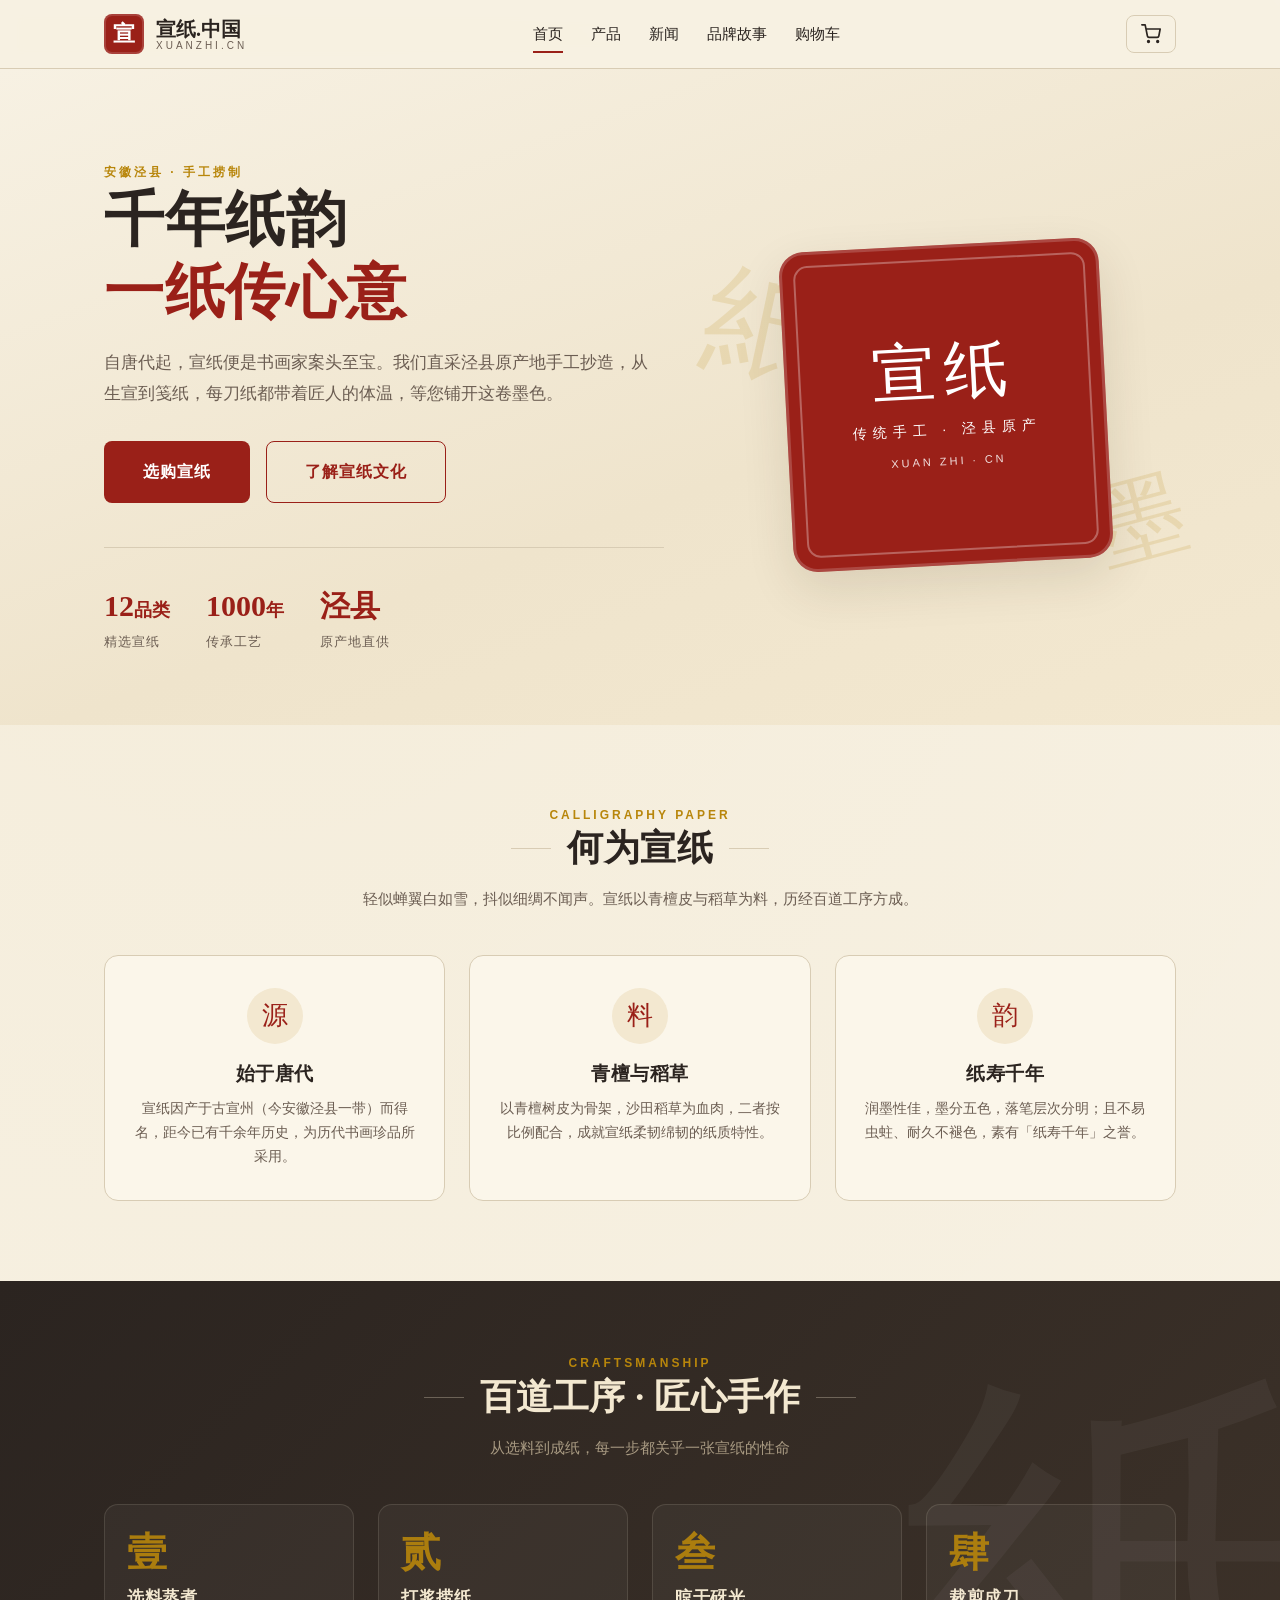
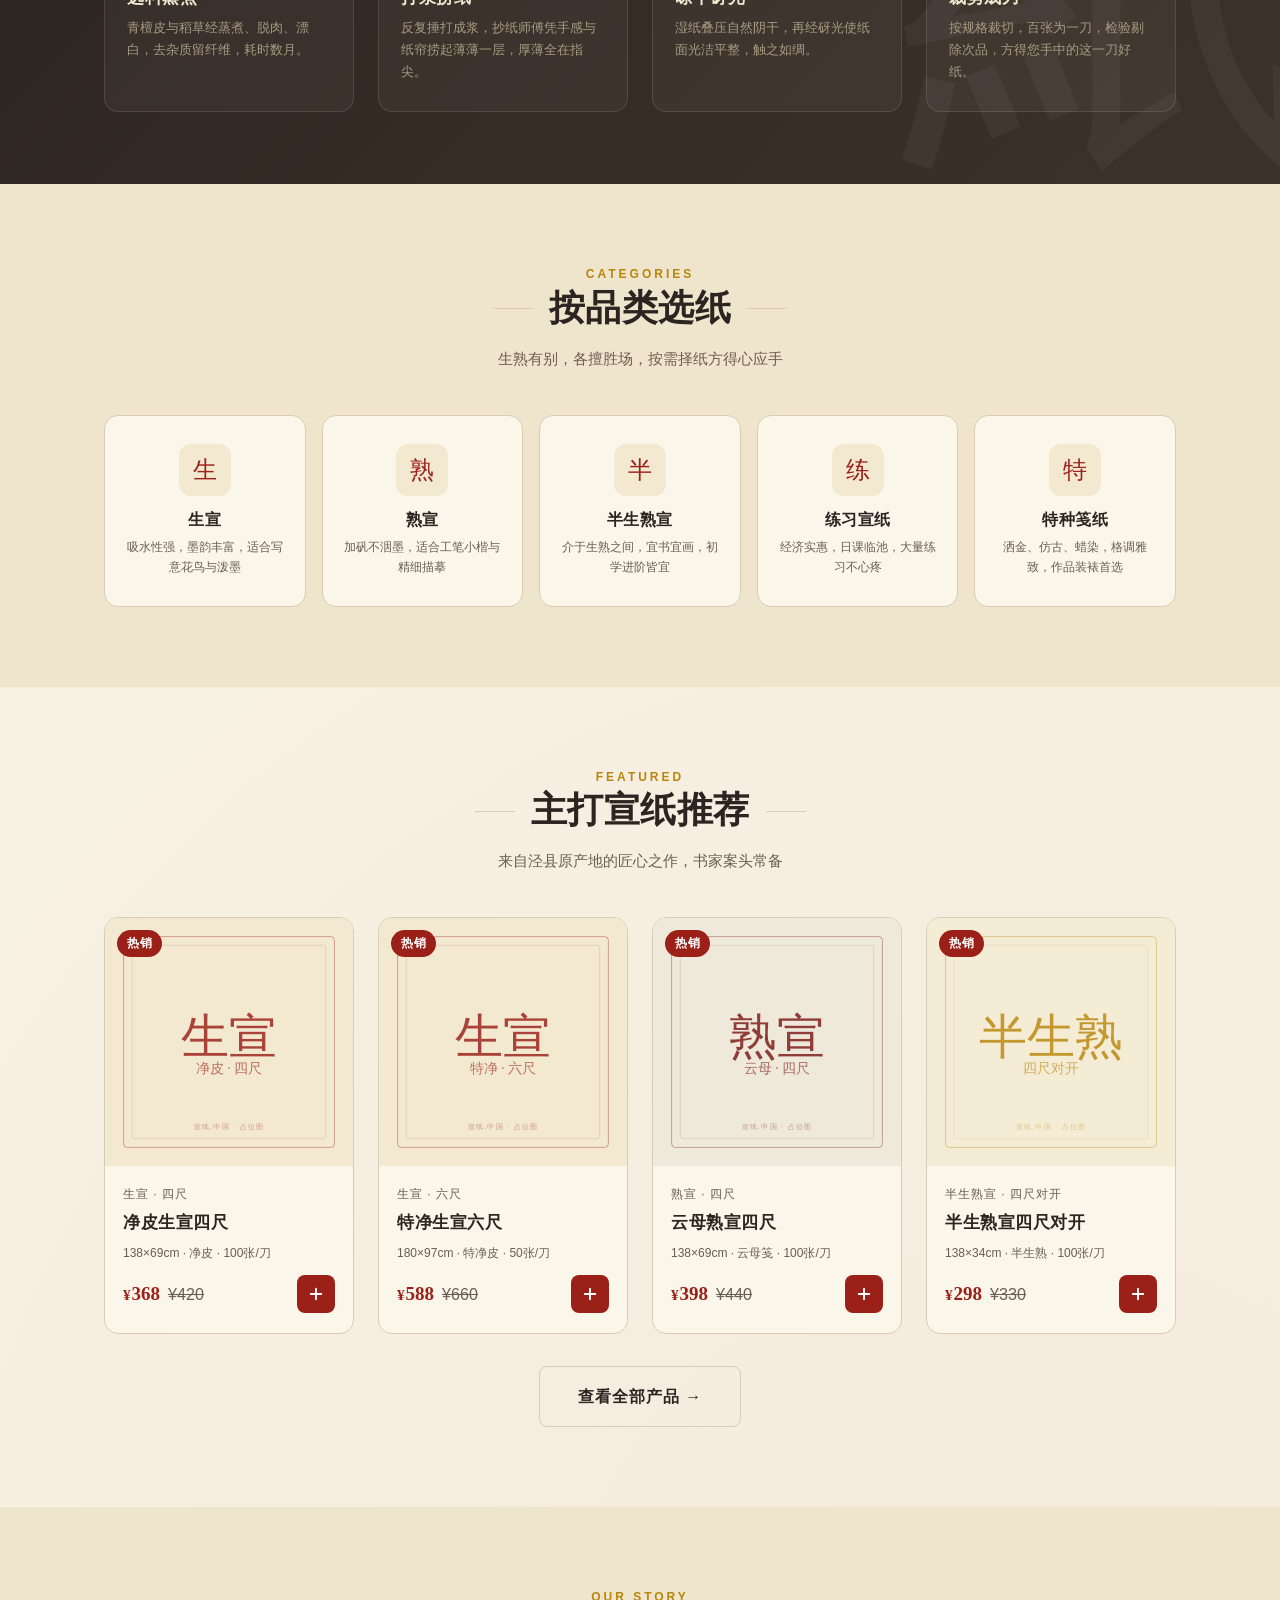
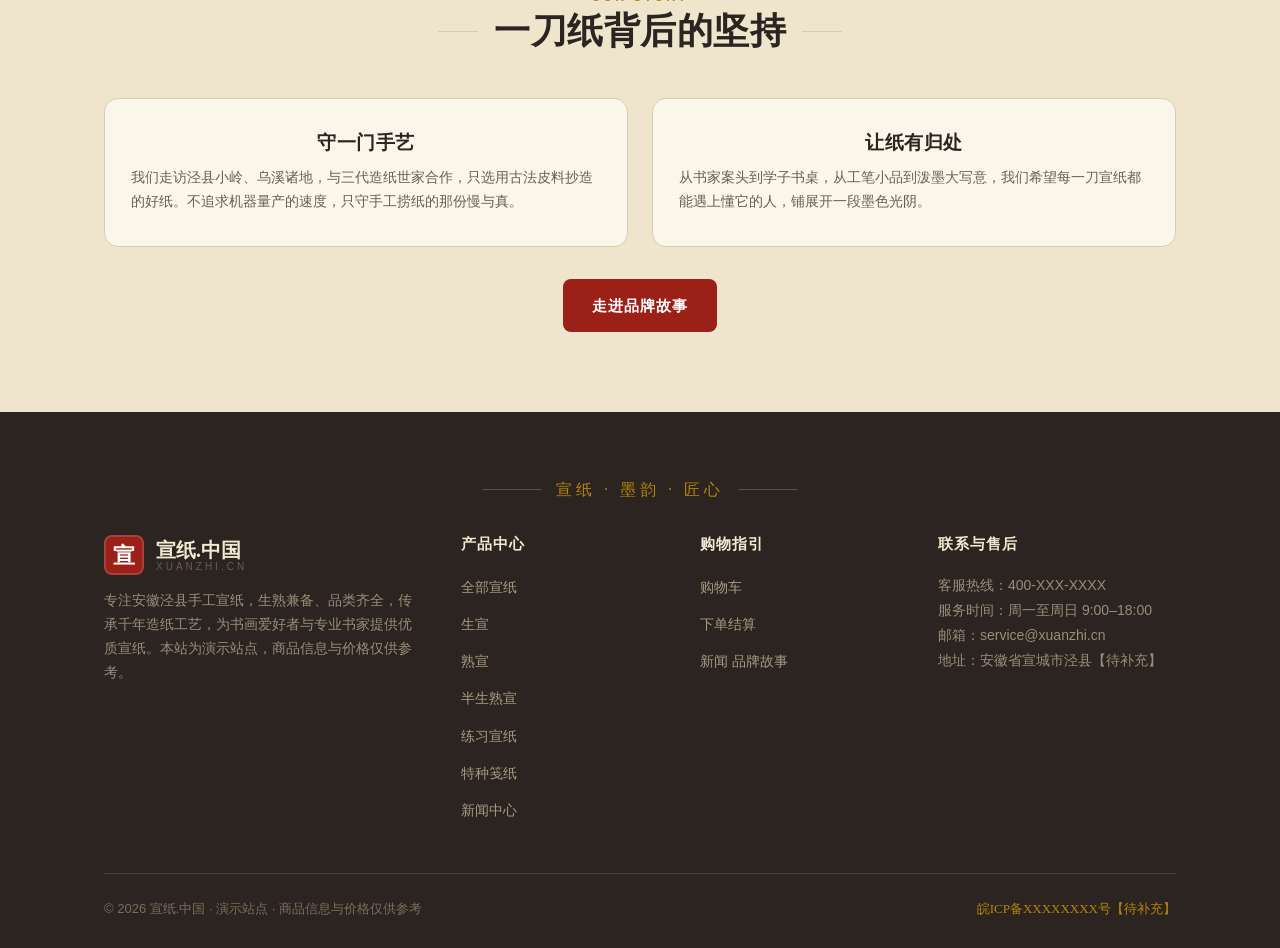
<file: index.html>
<!DOCTYPE html>
<html lang="zh-CN">
<head>
  <meta charset="UTF-8">
  <meta name="viewport" content="width=device-width, initial-scale=1.0">
  <title>宣纸.中国 — 千年纸韵 · 手工宣纸直供</title>
  <meta name="description" content="宣纸.中国专注安徽泾县手工宣纸，生宣、熟宣、半生熟宣、练习宣纸、特种笺纸全品类直供，传承千年造纸工艺，笔墨纸砚之雅。">
  <meta name="keywords" content="宣纸,生宣,熟宣,半生熟宣,练习宣纸,特种笺纸,书法纸,泾县宣纸">
  <link rel="icon" href="data:image/svg+xml,%3Csvg xmlns='http://www.w3.org/2000/svg' viewBox='0 0 32 32'%3E%3Crect width='32' height='32' rx='6' fill='%239a2018'/%3E%3Ctext x='16' y='23' font-family='serif' font-size='20' fill='white' text-anchor='middle'%3E宣%3C/text%3E%3C/svg%3E">
  <link rel="stylesheet" href="assets/css/style.css">
  <link rel="stylesheet" href="assets/css/pages.css">
  <script type="application/ld+json">
  {"@context":"https://schema.org","@type":"Organization","name":"宣纸.中国","url":"https://宣纸.中国","description":"专注安徽泾县手工宣纸，生宣、熟宣、半生熟宣、练习宣纸、特种笺纸全品类直供","sameAs":[]}
  </script>
  <script type="application/ld+json">
  {"@context":"https://schema.org","@type":"WebSite","name":"宣纸.中国","url":"https://宣纸.中国","potentialAction":{"@type":"SearchAction","target":"https://宣纸.中国/products.html?q={query}","query-input":"required name=query"}}
  </script>
</head>
<body class="no-js-home">

  <!-- ===== 顶部导航 ===== -->
  <header class="site-header">
    <div class="wrap nav">
      <a href="index.html" class="brand" aria-label="宣纸.中国 首页">
        <span class="brand__seal">宣</span>
        <span class="brand__name">宣纸.中国<small>XUANZHI.CN</small></span>
      </a>
      <nav class="nav__links" id="navLinks" aria-label="主导航">
        <a href="index.html" class="active">首页</a>
        <a href="products.html">产品</a>
        <a href="news.html">新闻</a>
        <a href="about.html">品牌故事</a>
        <a href="cart.html">购物车</a>
      </nav>
      <div class="nav__actions">
        <a href="cart.html" class="cart-btn" aria-label="购物车">
          <svg width="20" height="20" viewBox="0 0 24 24" fill="none" stroke="currentColor" stroke-width="2" stroke-linecap="round" stroke-linejoin="round"><circle cx="9" cy="21" r="1"/><circle cx="20" cy="21" r="1"/><path d="M1 1h4l2.68 13.39a2 2 0 0 0 2 1.61h9.72a2 2 0 0 0 2-1.61L23 6H6"/></svg>
          <span class="cart-count" data-cart-count data-zero="true">0</span>
        </a>
        <button class="nav-toggle" id="navToggle" aria-label="展开菜单" aria-expanded="false">
          <span></span><span></span><span></span>
        </button>
      </div>
    </div>
  </header>

  <main>
    <!-- ===== Hero ===== -->
    <section class="hero">
      <div class="wrap hero__inner">
        <div class="hero__copy">
          <span class="eyebrow">安徽泾县 · 手工捞制</span>
          <h1>千年纸韵<br><span class="accent">一纸传心意</span></h1>
          <p class="hero__lead">自唐代起，宣纸便是书画家案头至宝。我们直采泾县原产地手工抄造，从生宣到笺纸，每刀纸都带着匠人的体温，等您铺开这卷墨色。</p>
          <div class="hero__cta">
            <a href="products.html" class="btn btn--primary btn--lg">选购宣纸</a>
            <a href="about.html" class="btn btn--outline btn--lg">了解宣纸文化</a>
          </div>
          <div class="hero__stats">
            <div class="hero__stat"><div class="num">12<span style="font-size:.6em">品类</span></div><div class="lab">精选宣纸</div></div>
            <div class="hero__stat"><div class="num">1000<span style="font-size:.6em">年</span></div><div class="lab">传承工艺</div></div>
            <div class="hero__stat"><div class="num">泾县</div><div class="lab">原产地直供</div></div>
          </div>
        </div>
        <div class="hero__visual">
          <span class="hero__deco hero__deco--1">紙</span>
          <span class="hero__deco hero__deco--2">墨</span>
          <div class="hero__seal-big">
            <div class="ch">宣纸</div>
            <div class="sub">传统手工 · 泾县原产</div>
            <div class="yr">XUAN ZHI · CN</div>
          </div>
        </div>
      </div>
    </section>

    <!-- ===== 宣纸文化 ===== -->
    <section class="section">
      <div class="wrap">
        <div class="sec-head rv">
          <div class="eyebrow">CALLIGRAPHY PAPER</div>
          <h2>何为宣纸</h2>
          <p>轻似蝉翼白如雪，抖似细绸不闻声。宣纸以青檀皮与稻草为料，历经百道工序方成。</p>
        </div>
        <div class="culture-grid">
          <div class="culture-card rv">
            <div class="culture-card__icon">源</div>
            <h3>始于唐代</h3>
            <p>宣纸因产于古宣州（今安徽泾县一带）而得名，距今已有千余年历史，为历代书画珍品所采用。</p>
          </div>
          <div class="culture-card rv">
            <div class="culture-card__icon">料</div>
            <h3>青檀与稻草</h3>
            <p>以青檀树皮为骨架，沙田稻草为血肉，二者按比例配合，成就宣纸柔韧绵韧的纸质特性。</p>
          </div>
          <div class="culture-card rv">
            <div class="culture-card__icon">韵</div>
            <h3>纸寿千年</h3>
            <p>润墨性佳，墨分五色，落笔层次分明；且不易虫蛀、耐久不褪色，素有「纸寿千年」之誉。</p>
          </div>
        </div>
      </div>
    </section>

    <!-- ===== 工艺价值（深色 band） ===== -->
    <section class="craft-band">
      <div class="wrap">
        <div class="sec-head rv">
          <div class="eyebrow">CRAFTSMANSHIP</div>
          <h2>百道工序 · 匠心手作</h2>
          <p>从选料到成纸，每一步都关乎一张宣纸的性命</p>
        </div>
        <div class="craft-grid">
          <div class="craft-step rv">
            <div class="craft-step__num">壹</div>
            <h3>选料蒸煮</h3>
            <p>青檀皮与稻草经蒸煮、脱肉、漂白，去杂质留纤维，耗时数月。</p>
          </div>
          <div class="craft-step rv">
            <div class="craft-step__num">贰</div>
            <h3>打浆捞纸</h3>
            <p>反复捶打成浆，抄纸师傅凭手感与纸帘捞起薄薄一层，厚薄全在指尖。</p>
          </div>
          <div class="craft-step rv">
            <div class="craft-step__num">叁</div>
            <h3>晾干砑光</h3>
            <p>湿纸叠压自然阴干，再经砑光使纸面光洁平整，触之如绸。</p>
          </div>
          <div class="craft-step rv">
            <div class="craft-step__num">肆</div>
            <h3>裁剪成刀</h3>
            <p>按规格裁切，百张为一刀，检验剔除次品，方得您手中的这一刀好纸。</p>
          </div>
        </div>
      </div>
    </section>

    <!-- ===== 品类导航 ===== -->
    <section class="section section--alt">
      <div class="wrap">
        <div class="sec-head rv">
          <div class="eyebrow">CATEGORIES</div>
          <h2>按品类选纸</h2>
          <p>生熟有别，各擅胜场，按需择纸方得心应手</p>
        </div>
        <div class="cat-grid" id="catGrid"></div>
      </div>
    </section>

    <!-- ===== 主打产品推荐 ===== -->
    <section class="section">
      <div class="wrap">
        <div class="sec-head rv">
          <div class="eyebrow">FEATURED</div>
          <h2>主打宣纸推荐</h2>
          <p>来自泾县原产地的匠心之作，书家案头常备</p>
        </div>
        <div class="product-grid" id="featuredGrid"></div>
        <div class="text-center mt-32">
          <a href="products.html" class="btn btn--ghost btn--lg">查看全部产品 →</a>
        </div>
      </div>
    </section>

    <!-- ===== 品牌故事入口 ===== -->
    <section class="section section--alt">
      <div class="wrap">
        <div class="sec-head rv">
          <div class="eyebrow">OUR STORY</div>
          <h2>一刀纸背后的坚持</h2>
        </div>
        <div class="culture-grid" style="grid-template-columns:1fr 1fr;">
          <div class="culture-card rv" style="text-align:left;">
            <h3 style="text-align:center;">守一门手艺</h3>
            <p style="text-align:left;">我们走访泾县小岭、乌溪诸地，与三代造纸世家合作，只选用古法皮料抄造的好纸。不追求机器量产的速度，只守手工捞纸的那份慢与真。</p>
          </div>
          <div class="culture-card rv" style="text-align:left;">
            <h3 style="text-align:center;">让纸有归处</h3>
            <p style="text-align:left;">从书家案头到学子书桌，从工笔小品到泼墨大写意，我们希望每一刀宣纸都能遇上懂它的人，铺展开一段墨色光阴。</p>
          </div>
        </div>
        <div class="text-center mt-32">
          <a href="about.html" class="btn btn--primary">走进品牌故事</a>
        </div>
      </div>
    </section>
  </main>

  <!-- ===== 页脚 ===== -->
  <footer class="site-footer">
    <div class="wrap">
      <div class="footer-rule"><span>宣纸 · 墨韵 · 匠心</span></div>
      <div class="footer-grid">
        <div class="footer-brand">
          <div class="brand">
            <span class="brand__seal">宣</span>
            <span class="brand__name">宣纸.中国<small>XUANZHI.CN</small></span>
          </div>
          <p>专注安徽泾县手工宣纸，生熟兼备、品类齐全，传承千年造纸工艺，为书画爱好者与专业书家提供优质宣纸。本站为演示站点，商品信息与价格仅供参考。</p>
        </div>
        <div class="footer-col">
          <h4>产品中心</h4>
          <ul>
            <li><a href="products.html">全部宣纸</a></li>
            <li><a href="products.html?cat=sheng">生宣</a></li>
            <li><a href="products.html?cat=shu">熟宣</a></li>
            <li><a href="products.html?cat=bansheng">半生熟宣</a></li>
            <li><a href="products.html?cat=lianxi">练习宣纸</a></li>
            <li><a href="products.html?cat=jian">特种笺纸</a></li>
            <li><a href="news.html">新闻中心</a></li>
          </ul>
        </div>
        <div class="footer-col">
          <h4>购物指引</h4>
          <ul>
            <li><a href="cart.html">购物车</a></li>
            <li><a href="checkout.html">下单结算</a></li>
            <li><a href="news.html">新闻</a>
        <a href="about.html">品牌故事</a></li>
          </ul>
        </div>
        <div class="footer-col">
          <h4>联系与售后</h4>
          <p>客服热线：400-XXX-XXXX<br>服务时间：周一至周日 9:00–18:00<br>邮箱：service@xuanzhi.cn<br>地址：安徽省宣城市泾县【待补充】</p>
        </div>
      </div>
      <div class="footer-bottom">
        <span>© 2026 宣纸.中国 · 演示站点 · 商品信息与价格仅供参考</span>
        <span class="seal-footer">皖ICP备XXXXXXXX号【待补充】</span>
      </div>
    </div>
  </footer>

  <script src="assets/js/data.js"></script>
  <script src="assets/js/cart.js"></script>
  <script src="assets/js/app.js"></script>
  <script>
  (function () {
    /* 品类卡片 */
    var catGrid = document.getElementById('catGrid');
    if (catGrid && window.XZ_DATA) {
      catGrid.innerHTML = XZ_DATA.categories.map(function (c) {
        return '<a class="cat-card rv" href="products.html?cat=' + c.id + '">' +
          '<div class="cat-card__icon">' + c.name.charAt(0) + '</div>' +
          '<h3>' + XZApp.esc(c.name) + '</h3>' +
          '<p>' + XZApp.esc(c.desc) + '</p></a>';
      }).join('');
    }
    /* 主打产品（取带 hot 标记的，不足则补齐） */
    var featGrid = document.getElementById('featuredGrid');
    if (featGrid && window.XZ_DATA) {
      var prods = XZ_DATA.products.slice();
      var hot = prods.filter(function (p) { return p.hot; });
      var list = hot.length >= 4 ? hot : prods;
      featGrid.innerHTML = list.slice(0, 4).map(function (p) {
        var old = p.oldPrice ? '<span class="price__old">' + XZApp.yuan(p.oldPrice) + '</span>' : '';
        return '<article class="product-card rv">' +
          '<a class="product-card__img" href="product.html?id=' + p.id + '">' +
            '<img src="' + p.img + '" alt="' + XZApp.esc(p.name) + ' 商品图" loading="lazy">' +
            (p.hot ? '<span class="badge badge--hot product-card__badge">热销</span>' : '') +
          '</a>' +
          '<div class="product-card__body">' +
            '<div class="product-card__cat">' + XZApp.esc(p.catName) + ' · ' + XZApp.esc(p.size) + '</div>' +
            '<a href="product.html?id=' + p.id + '"><h3 class="product-card__name">' + XZApp.esc(p.name) + '</h3></a>' +
            '<div class="product-card__spec">' + XZApp.esc(p.spec) + '</div>' +
            '<div class="product-card__foot">' +
              '<div class="product-card__price"><span class="price"><span class="price__sym">¥</span>' + p.price + '</span>' + old + '</div>' +
              '<button class="product-card__add" data-add-cart="' + p.id + '" aria-label="加入购物车 ' + XZApp.esc(p.name) + '">' +
                '<svg width="18" height="18" viewBox="0 0 24 24" fill="none" stroke="currentColor" stroke-width="2.5" stroke-linecap="round"><line x1="12" y1="5" x2="12" y2="19"/><line x1="5" y1="12" x2="19" y2="12"/></svg>' +
              '</button>' +
            '</div>' +
          '</div></article>';
      }).join('');
    }
  })();
  </script>
</body>
</html>
</file>
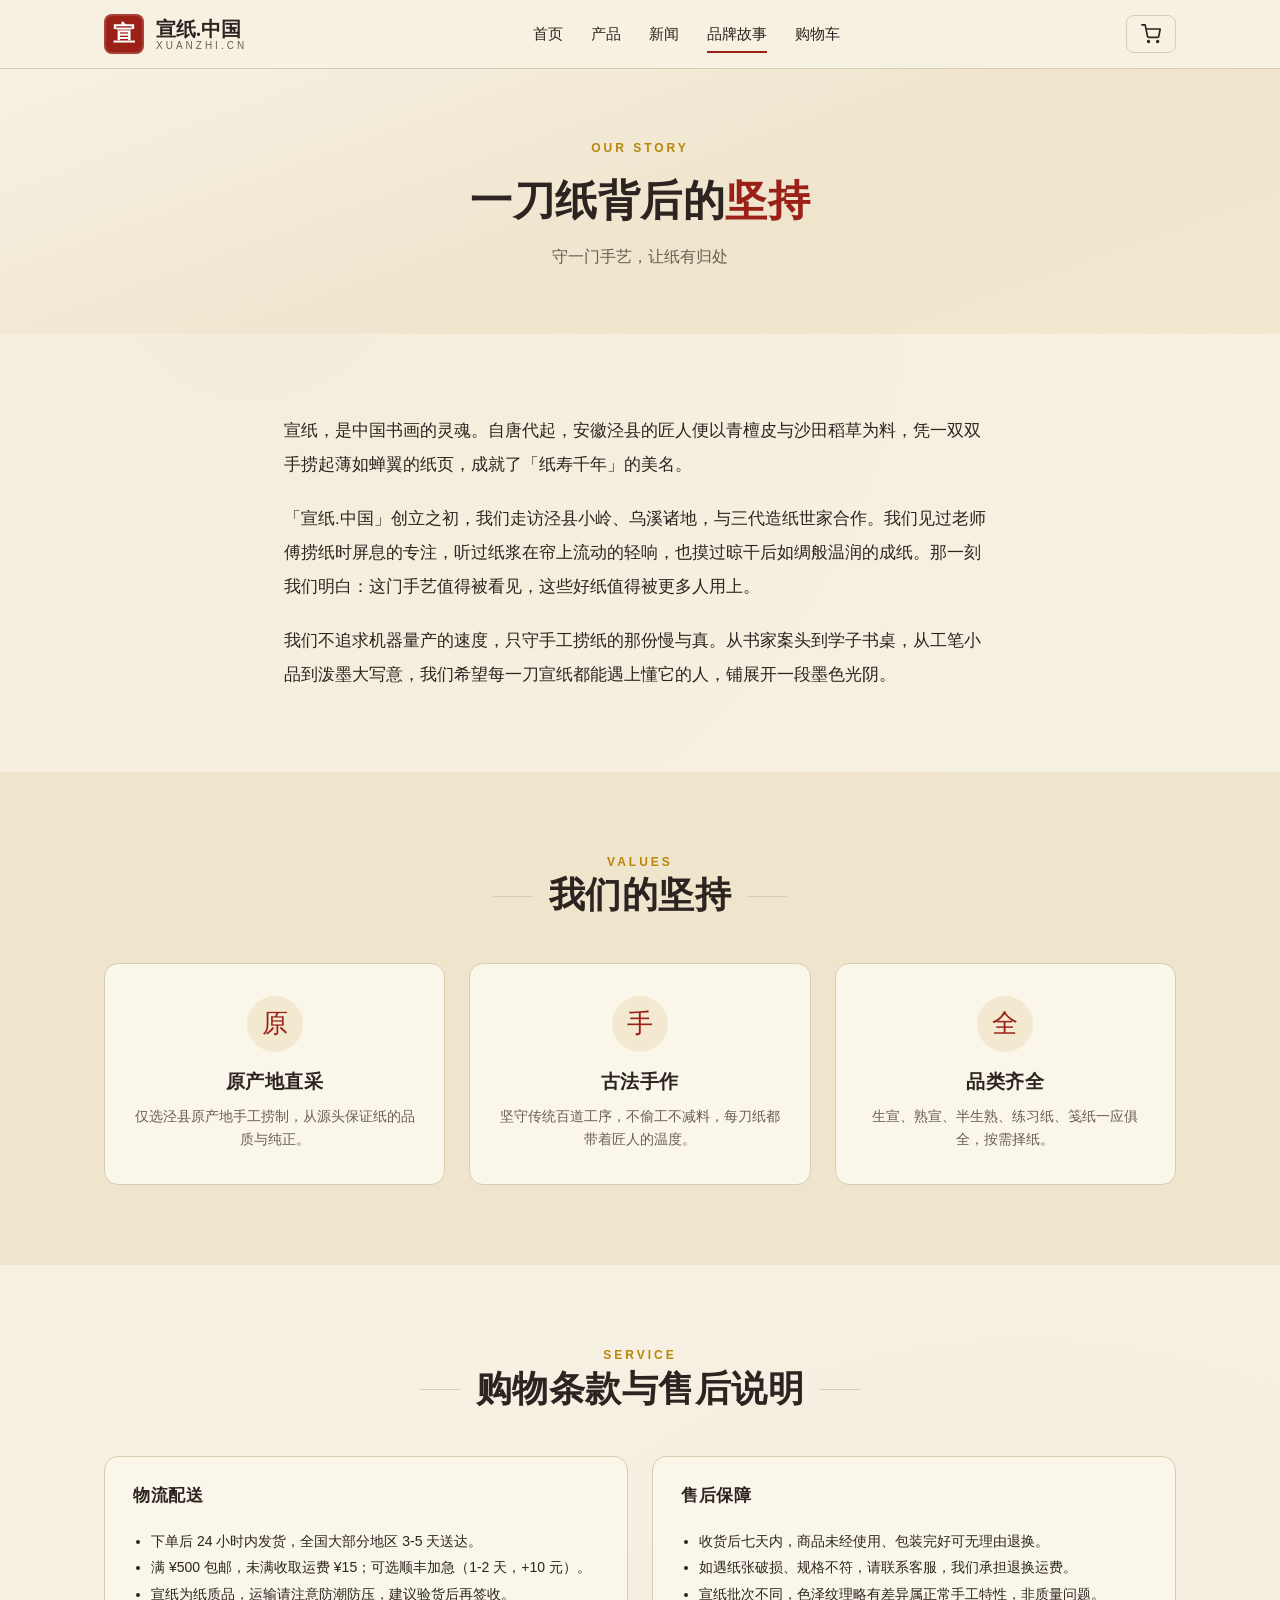
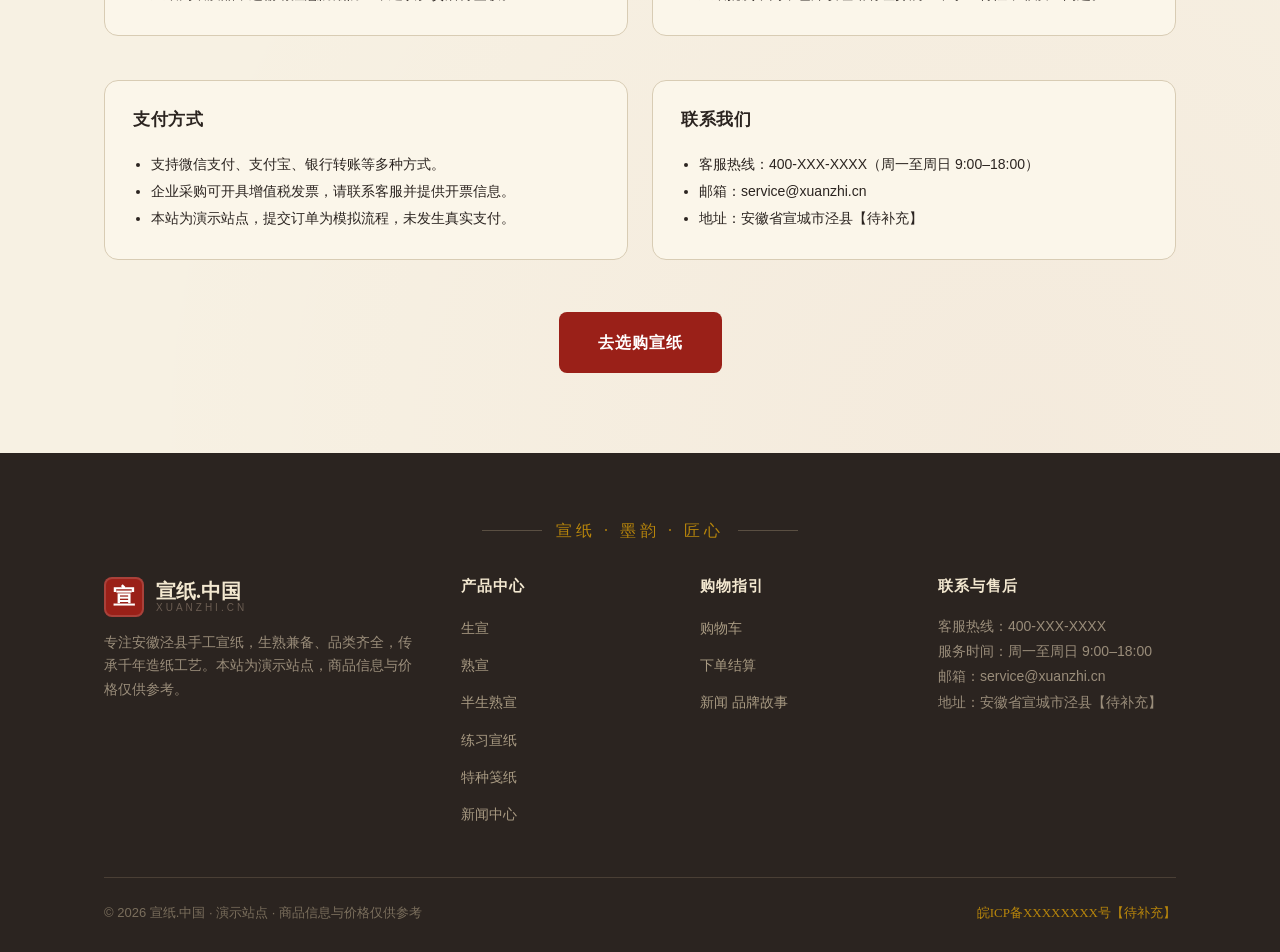
<file: about.html>
<!DOCTYPE html>
<html lang="zh-CN">
<head>
  <meta charset="UTF-8">
  <meta name="viewport" content="width=device-width, initial-scale=1.0">
  <title>品牌故事 — 千年纸韵 · 泾县原产 | 宣纸.中国</title>
  <meta name="description" content="宣纸.中国品牌故事：源自安徽泾县千年造纸工艺，守一门手艺，让纸有归处，为书画爱好者与专业书家提供优质手工宣纸。">
  <link rel="icon" href="data:image/svg+xml,%3Csvg xmlns='http://www.w3.org/2000/svg' viewBox='0 0 32 32'%3E%3Crect width='32' height='32' rx='6' fill='%239a2018'/%3E%3Ctext x='16' y='23' font-family='serif' font-size='20' fill='white' text-anchor='middle'%3E宣%3C/text%3E%3C/svg%3E">
  <link rel="stylesheet" href="assets/css/style.css">
  <link rel="stylesheet" href="assets/css/pages.css">
</head>
<body>
  <header class="site-header">
    <div class="wrap nav">
      <a href="index.html" class="brand" aria-label="宣纸.中国 首页">
        <span class="brand__seal">宣</span>
        <span class="brand__name">宣纸.中国<small>XUANZHI.CN</small></span>
      </a>
      <nav class="nav__links" id="navLinks" aria-label="主导航">
        <a href="index.html">首页</a>
        <a href="products.html">产品</a>
        <a href="news.html">新闻</a>
        <a href="about.html" class="active">品牌故事</a>
        <a href="cart.html">购物车</a>
      </nav>
      <div class="nav__actions">
        <a href="cart.html" class="cart-btn" aria-label="购物车">
          <svg width="20" height="20" viewBox="0 0 24 24" fill="none" stroke="currentColor" stroke-width="2" stroke-linecap="round" stroke-linejoin="round"><circle cx="9" cy="21" r="1"/><circle cx="20" cy="21" r="1"/><path d="M1 1h4l2.68 13.39a2 2 0 0 0 2 1.61h9.72a2 2 0 0 0 2-1.61L23 6H6"/></svg>
          <span class="cart-count" data-cart-count data-zero="true">0</span>
        </a>
        <button class="nav-toggle" id="navToggle" aria-label="展开菜单" aria-expanded="false"><span></span><span></span><span></span></button>
      </div>
    </div>
  </header>

  <main>
    <!-- Hero -->
    <section class="hero" style="padding:64px 0;">
      <div class="wrap">
        <div class="center">
          <span class="eyebrow">OUR STORY</span>
          <h1 style="font-size:clamp(28px,4vw,42px);margin:16px 0;">一刀纸背后的<span class="accent">坚持</span></h1>
          <p class="muted" style="max-width:620px;margin:0 auto;">守一门手艺，让纸有归处</p>
        </div>
      </div>
    </section>

    <!-- 品牌叙事 -->
    <section class="section">
      <div class="wrap-narrow">
        <div class="rv">
          <p style="font-size:17px;line-height:2;color:var(--ink);">宣纸，是中国书画的灵魂。自唐代起，安徽泾县的匠人便以青檀皮与沙田稻草为料，凭一双双手捞起薄如蝉翼的纸页，成就了「纸寿千年」的美名。</p>
          <p style="font-size:17px;line-height:2;color:var(--ink);margin-top:20px;">「宣纸.中国」创立之初，我们走访泾县小岭、乌溪诸地，与三代造纸世家合作。我们见过老师傅捞纸时屏息的专注，听过纸浆在帘上流动的轻响，也摸过晾干后如绸般温润的成纸。那一刻我们明白：这门手艺值得被看见，这些好纸值得被更多人用上。</p>
          <p style="font-size:17px;line-height:2;color:var(--ink);margin-top:20px;">我们不追求机器量产的速度，只守手工捞纸的那份慢与真。从书家案头到学子书桌，从工笔小品到泼墨大写意，我们希望每一刀宣纸都能遇上懂它的人，铺展开一段墨色光阴。</p>
        </div>
      </div>
    </section>

    <!-- 价值主张 -->
    <section class="section section--alt">
      <div class="wrap">
        <div class="sec-head rv">
          <div class="eyebrow">VALUES</div>
          <h2>我们的坚持</h2>
        </div>
        <div class="culture-grid">
          <div class="culture-card rv">
            <div class="culture-card__icon">原</div>
            <h3>原产地直采</h3>
            <p>仅选泾县原产地手工捞制，从源头保证纸的品质与纯正。</p>
          </div>
          <div class="culture-card rv">
            <div class="culture-card__icon">手</div>
            <h3>古法手作</h3>
            <p>坚守传统百道工序，不偷工不减料，每刀纸都带着匠人的温度。</p>
          </div>
          <div class="culture-card rv">
            <div class="culture-card__icon">全</div>
            <h3>品类齐全</h3>
            <p>生宣、熟宣、半生熟、练习纸、笺纸一应俱全，按需择纸。</p>
          </div>
        </div>
      </div>
    </section>

    <!-- 购物条款与售后说明 -->
    <section class="section">
      <div class="wrap">
        <div class="sec-head rv">
          <div class="eyebrow">SERVICE</div>
          <h2>购物条款与售后说明</h2>
        </div>
        <div class="grid" style="grid-template-columns:1fr 1fr;">
          <div class="checkout-section rv">
            <h2 style="font-size:17px;">物流配送</h2>
            <ul style="padding-left:18px;">
              <li style="list-style:disc;font-size:14px;line-height:1.9;">下单后 24 小时内发货，全国大部分地区 3-5 天送达。</li>
              <li style="list-style:disc;font-size:14px;line-height:1.9;">满 ¥500 包邮，未满收取运费 ¥15；可选顺丰加急（1-2 天，+10 元）。</li>
              <li style="list-style:disc;font-size:14px;line-height:1.9;">宣纸为纸质品，运输请注意防潮防压，建议验货后再签收。</li>
            </ul>
          </div>
          <div class="checkout-section rv">
            <h2 style="font-size:17px;">售后保障</h2>
            <ul style="padding-left:18px;">
              <li style="list-style:disc;font-size:14px;line-height:1.9;">收货后七天内，商品未经使用、包装完好可无理由退换。</li>
              <li style="list-style:disc;font-size:14px;line-height:1.9;">如遇纸张破损、规格不符，请联系客服，我们承担退换运费。</li>
              <li style="list-style:disc;font-size:14px;line-height:1.9;">宣纸批次不同，色泽纹理略有差异属正常手工特性，非质量问题。</li>
            </ul>
          </div>
          <div class="checkout-section rv">
            <h2 style="font-size:17px;">支付方式</h2>
            <ul style="padding-left:18px;">
              <li style="list-style:disc;font-size:14px;line-height:1.9;">支持微信支付、支付宝、银行转账等多种方式。</li>
              <li style="list-style:disc;font-size:14px;line-height:1.9;">企业采购可开具增值税发票，请联系客服并提供开票信息。</li>
              <li style="list-style:disc;font-size:14px;line-height:1.9;">本站为演示站点，提交订单为模拟流程，未发生真实支付。</li>
            </ul>
          </div>
          <div class="checkout-section rv">
            <h2 style="font-size:17px;">联系我们</h2>
            <ul style="padding-left:18px;">
              <li style="list-style:disc;font-size:14px;line-height:1.9;">客服热线：400-XXX-XXXX（周一至周日 9:00–18:00）</li>
              <li style="list-style:disc;font-size:14px;line-height:1.9;">邮箱：service@xuanzhi.cn</li>
              <li style="list-style:disc;font-size:14px;line-height:1.9;">地址：安徽省宣城市泾县【待补充】</li>
            </ul>
          </div>
        </div>
        <div class="text-center mt-32">
          <a href="products.html" class="btn btn--primary btn--lg">去选购宣纸</a>
        </div>
      </div>
    </section>
  </main>

  <footer class="site-footer">
    <div class="wrap">
      <div class="footer-rule"><span>宣纸 · 墨韵 · 匠心</span></div>
      <div class="footer-grid">
        <div class="footer-brand">
          <div class="brand">
            <span class="brand__seal">宣</span>
            <span class="brand__name">宣纸.中国<small>XUANZHI.CN</small></span>
          </div>
          <p>专注安徽泾县手工宣纸，生熟兼备、品类齐全，传承千年造纸工艺。本站为演示站点，商品信息与价格仅供参考。</p>
        </div>
        <div class="footer-col">
          <h4>产品中心</h4>
          <ul>
            <li><a href="products.html?cat=sheng">生宣</a></li>
            <li><a href="products.html?cat=shu">熟宣</a></li>
            <li><a href="products.html?cat=bansheng">半生熟宣</a></li>
            <li><a href="products.html?cat=lianxi">练习宣纸</a></li>
            <li><a href="products.html?cat=jian">特种笺纸</a></li>
            <li><a href="news.html">新闻中心</a></li>
          </ul>
        </div>
        <div class="footer-col">
          <h4>购物指引</h4>
          <ul>
            <li><a href="cart.html">购物车</a></li>
            <li><a href="checkout.html">下单结算</a></li>
            <li><a href="news.html">新闻</a>
        <a href="about.html">品牌故事</a></li>
          </ul>
        </div>
        <div class="footer-col">
          <h4>联系与售后</h4>
          <p>客服热线：400-XXX-XXXX<br>服务时间：周一至周日 9:00–18:00<br>邮箱：service@xuanzhi.cn<br>地址：安徽省宣城市泾县【待补充】</p>
        </div>
      </div>
      <div class="footer-bottom">
        <span>© 2026 宣纸.中国 · 演示站点 · 商品信息与价格仅供参考</span>
        <span class="seal-footer">皖ICP备XXXXXXXX号【待补充】</span>
      </div>
    </div>
  </footer>

  <script src="assets/js/data.js"></script>
  <script src="assets/js/cart.js"></script>
  <script src="assets/js/app.js"></script>
</body>
</html>
</file>
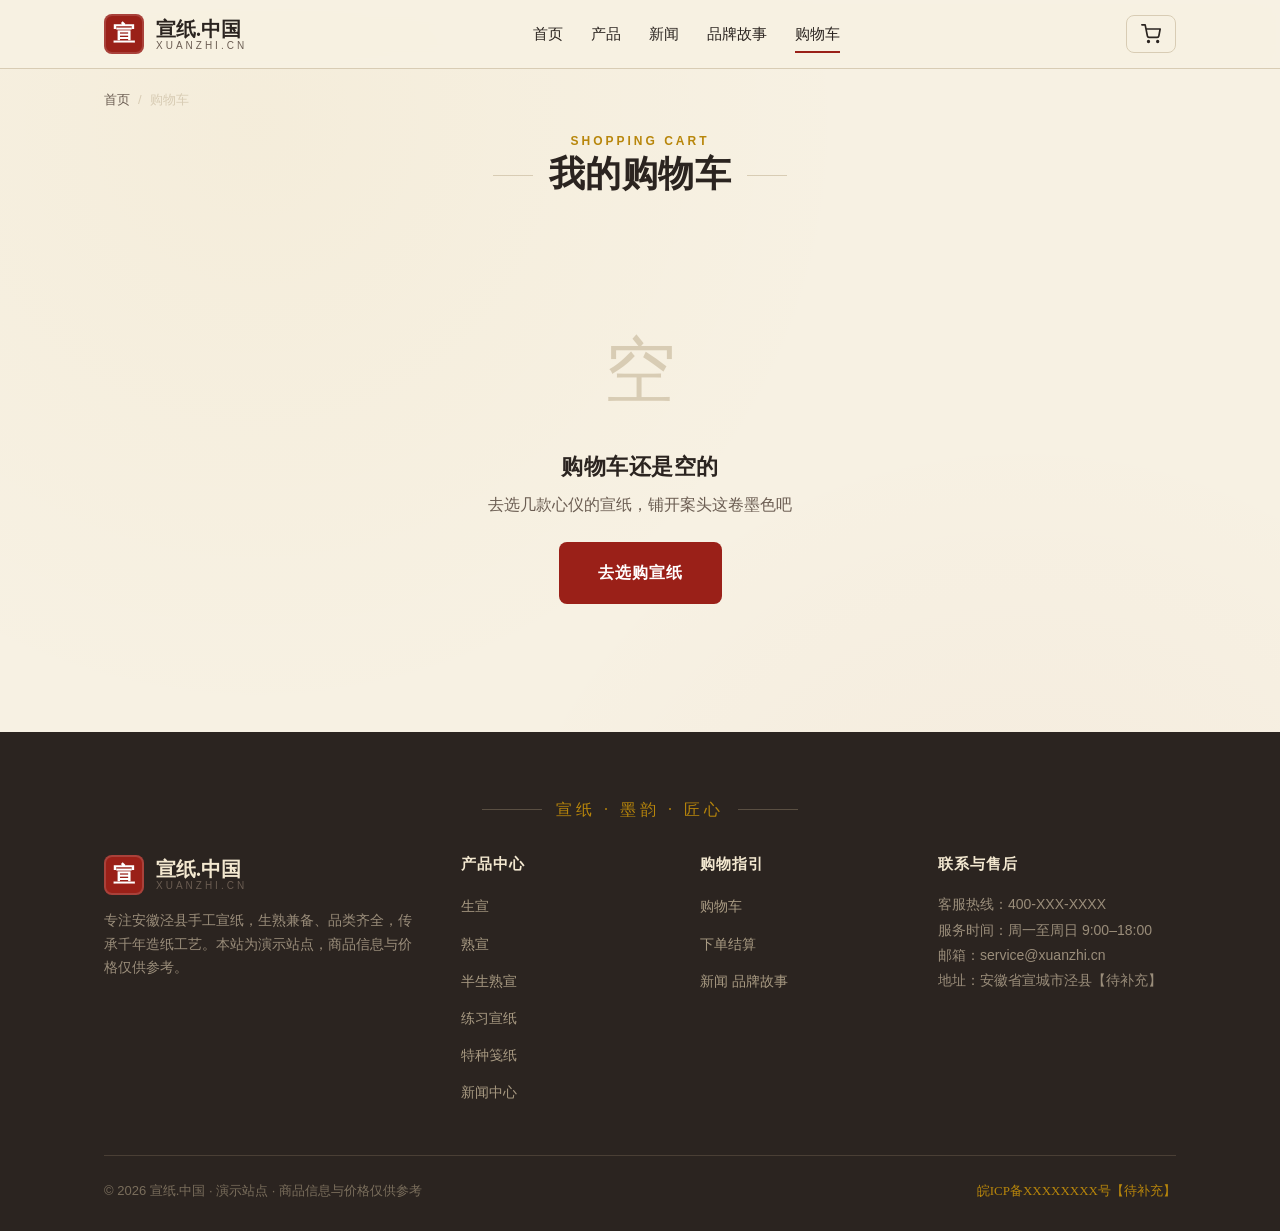
<file: cart.html>
<!DOCTYPE html>
<html lang="zh-CN">
<head>
  <meta charset="UTF-8">
  <meta name="viewport" content="width=device-width, initial-scale=1.0">
  <title>购物车 | 宣纸.中国</title>
  <meta name="description" content="宣纸.中国购物车，生宣、熟宣、半生熟宣、练习宣纸、特种笺纸，泾县原产地直供。">
  <link rel="icon" href="data:image/svg+xml,%3Csvg xmlns='http://www.w3.org/2000/svg' viewBox='0 0 32 32'%3E%3Crect width='32' height='32' rx='6' fill='%239a2018'/%3E%3Ctext x='16' y='23' font-family='serif' font-size='20' fill='white' text-anchor='middle'%3E宣%3C/text%3E%3C/svg%3E">
  <link rel="stylesheet" href="assets/css/style.css">
  <link rel="stylesheet" href="assets/css/pages.css">
</head>
<body>
  <header class="site-header">
    <div class="wrap nav">
      <a href="index.html" class="brand" aria-label="宣纸.中国 首页">
        <span class="brand__seal">宣</span>
        <span class="brand__name">宣纸.中国<small>XUANZHI.CN</small></span>
      </a>
      <nav class="nav__links" id="navLinks" aria-label="主导航">
        <a href="index.html">首页</a>
        <a href="products.html">产品</a>
        <a href="news.html">新闻</a>
        <a href="about.html">品牌故事</a>
        <a href="cart.html" class="active">购物车</a>
      </nav>
      <div class="nav__actions">
        <a href="cart.html" class="cart-btn" aria-label="购物车">
          <svg width="20" height="20" viewBox="0 0 24 24" fill="none" stroke="currentColor" stroke-width="2" stroke-linecap="round" stroke-linejoin="round"><circle cx="9" cy="21" r="1"/><circle cx="20" cy="21" r="1"/><path d="M1 1h4l2.68 13.39a2 2 0 0 0 2 1.61h9.72a2 2 0 0 0 2-1.61L23 6H6"/></svg>
          <span class="cart-count" data-cart-count data-zero="true">0</span>
        </a>
        <button class="nav-toggle" id="navToggle" aria-label="展开菜单" aria-expanded="false"><span></span><span></span><span></span></button>
      </div>
    </div>
  </header>

  <main>
    <div class="wrap">
      <nav class="breadcrumb" aria-label="路径">
        <a href="index.html">首页</a><span>/</span><span>购物车</span>
      </nav>
    </div>

    <section class="section-sm" style="padding-top:0;">
      <div class="wrap">
        <div class="sec-head" style="margin-bottom:32px;">
          <div class="eyebrow">SHOPPING CART</div>
          <h1>我的购物车</h1>
        </div>

        <!-- 空购物车 -->
        <div class="empty-state" id="emptyCart" style="display:none;">
          <div class="empty-state__icon">空</div>
          <h3>购物车还是空的</h3>
          <p>去选几款心仪的宣纸，铺开案头这卷墨色吧</p>
          <a href="products.html" class="btn btn--primary btn--lg">去选购宣纸</a>
        </div>

        <!-- 购物车列表 -->
        <div class="cart-layout" id="cartLayout" style="display:none;">
          <div>
            <div class="cart-list" id="cartList"></div>
            <div class="mt-24">
              <button class="btn btn--ghost btn--sm" id="clearCartBtn">清空购物车</button>
            </div>
          </div>
          <aside class="cart-summary" aria-label="订单摘要">
            <h3>订单摘要</h3>
            <div class="summary-row"><span>商品种类</span><span id="sumKinds">0</span></div>
            <div class="summary-row"><span>商品总数</span><span id="sumCount">0</span></div>
            <div class="summary-row"><span>商品金额</span><span id="sumSubtotal">¥0</span></div>
            <div class="summary-row"><span>运费</span><span id="sumShip">¥0</span></div>
            <div class="summary-row summary-row--total"><span>合计</span><span class="price" id="sumTotal">¥0</span></div>
            <a href="checkout.html" class="btn btn--primary btn--block btn--lg mt-24" id="checkoutBtn">去结算</a>
            <a href="products.html" class="btn btn--ghost btn--block mt-16">继续选购</a>
            <p class="form-hint mt-16">满 ¥500 包邮，未满收取运费 ¥15。本站为演示站点，实际支付需对接支付系统。</p>
          </aside>
        </div>
      </div>
    </section>
  </main>

  <footer class="site-footer">
    <div class="wrap">
      <div class="footer-rule"><span>宣纸 · 墨韵 · 匠心</span></div>
      <div class="footer-grid">
        <div class="footer-brand">
          <div class="brand">
            <span class="brand__seal">宣</span>
            <span class="brand__name">宣纸.中国<small>XUANZHI.CN</small></span>
          </div>
          <p>专注安徽泾县手工宣纸，生熟兼备、品类齐全，传承千年造纸工艺。本站为演示站点，商品信息与价格仅供参考。</p>
        </div>
        <div class="footer-col">
          <h4>产品中心</h4>
          <ul>
            <li><a href="products.html?cat=sheng">生宣</a></li>
            <li><a href="products.html?cat=shu">熟宣</a></li>
            <li><a href="products.html?cat=bansheng">半生熟宣</a></li>
            <li><a href="products.html?cat=lianxi">练习宣纸</a></li>
            <li><a href="products.html?cat=jian">特种笺纸</a></li>
            <li><a href="news.html">新闻中心</a></li>
          </ul>
        </div>
        <div class="footer-col">
          <h4>购物指引</h4>
          <ul>
            <li><a href="cart.html">购物车</a></li>
            <li><a href="checkout.html">下单结算</a></li>
            <li><a href="news.html">新闻</a>
        <a href="about.html">品牌故事</a></li>
          </ul>
        </div>
        <div class="footer-col">
          <h4>联系与售后</h4>
          <p>客服热线：400-XXX-XXXX<br>服务时间：周一至周日 9:00–18:00<br>邮箱：service@xuanzhi.cn<br>地址：安徽省宣城市泾县【待补充】</p>
        </div>
      </div>
      <div class="footer-bottom">
        <span>© 2026 宣纸.中国 · 演示站点 · 商品信息与价格仅供参考</span>
        <span class="seal-footer">皖ICP备XXXXXXXX号【待补充】</span>
      </div>
    </div>
  </footer>

  <script src="assets/js/data.js"></script>
  <script src="assets/js/cart.js"></script>
  <script src="assets/js/app.js"></script>
  <script>
  (function () {
    var FREE_SHIP = 500;
    var SHIP_FEE = 15;

    function shipFee(subtotal) { return subtotal >= FREE_SHIP || subtotal === 0 ? 0 : SHIP_FEE; }

    function render() {
      var items = XZCart.get();
      var empty = document.getElementById('emptyCart');
      var layout = document.getElementById('cartLayout');
      if (items.length === 0) {
        empty.style.display = '';
        layout.style.display = 'none';
        return;
      }
      empty.style.display = 'none';
      layout.style.display = '';

      document.getElementById('cartList').innerHTML = items.map(function (it) {
        return '<div class="cart-item">' +
          '<a class="cart-item__img" href="product.html?id=' + it.id + '"><img src="' + it.img + '" alt="' + XZApp.esc(it.name) + '"></a>' +
          '<div class="cart-item__info">' +
            '<a href="product.html?id=' + it.id + '"><h3>' + XZApp.esc(it.name) + '</h3></a>' +
            '<div class="cart-item__spec">' + XZApp.esc(it.spec) + '</div>' +
            '<div class="cart-item__price">' + XZApp.yuan(it.price) + '</div>' +
          '</div>' +
          '<div class="cart-item__ctrl">' +
            '<div class="cart-item__qty">' +
              '<button type="button" data-dec="' + it.id + '" aria-label="减少">−</button>' +
              '<input type="number" value="' + it.qty + '" min="1" data-id="' + it.id + '" aria-label="数量">' +
              '<button type="button" data-inc="' + it.id + '" aria-label="增加">＋</button>' +
            '</div>' +
            '<a class="cart-item__remove" data-remove="' + it.id + '" role="button">删除</a>' +
          '</div>' +
        '</div>';
      }).join('');

      var subtotal = items.reduce(function (s, i) { return s + i.qty * i.price; }, 0);
      document.getElementById('sumKinds').textContent = items.length;
      document.getElementById('sumCount').textContent = items.reduce(function (s, i) { return s + i.qty; }, 0);
      document.getElementById('sumSubtotal').textContent = XZApp.yuan(subtotal);
      document.getElementById('sumShip').textContent = shipFee(subtotal) === 0 ? '包邮' : XZApp.yuan(shipFee(subtotal));
      document.getElementById('sumTotal').textContent = XZApp.yuan(subtotal + shipFee(subtotal));
    }

    function bind() {
      document.getElementById('cartList').addEventListener('click', function (e) {
        var inc = e.target.closest('[data-inc]');
        var dec = e.target.closest('[data-dec]');
        var rm = e.target.closest('[data-remove]');
        if (inc) { XZCart.inc(inc.getAttribute('data-inc')); render(); }
        else if (dec) { XZCart.dec(dec.getAttribute('data-dec')); render(); }
        else if (rm) {
          e.preventDefault();
          XZCart.remove(rm.getAttribute('data-remove'));
          render();
        }
      });
      document.getElementById('cartList').addEventListener('change', function (e) {
        var inp = e.target.closest('input[type="number"]');
        if (inp && inp.getAttribute('data-id')) {
          XZCart.setQty(inp.getAttribute('data-id'), parseInt(inp.value) || 1);
          render();
        }
      });
      document.getElementById('clearCartBtn').addEventListener('click', function () {
        XZCart.clear(); render();
      });
    }

    render();
    bind();
  })();
  </script>
</body>
</html>
</file>
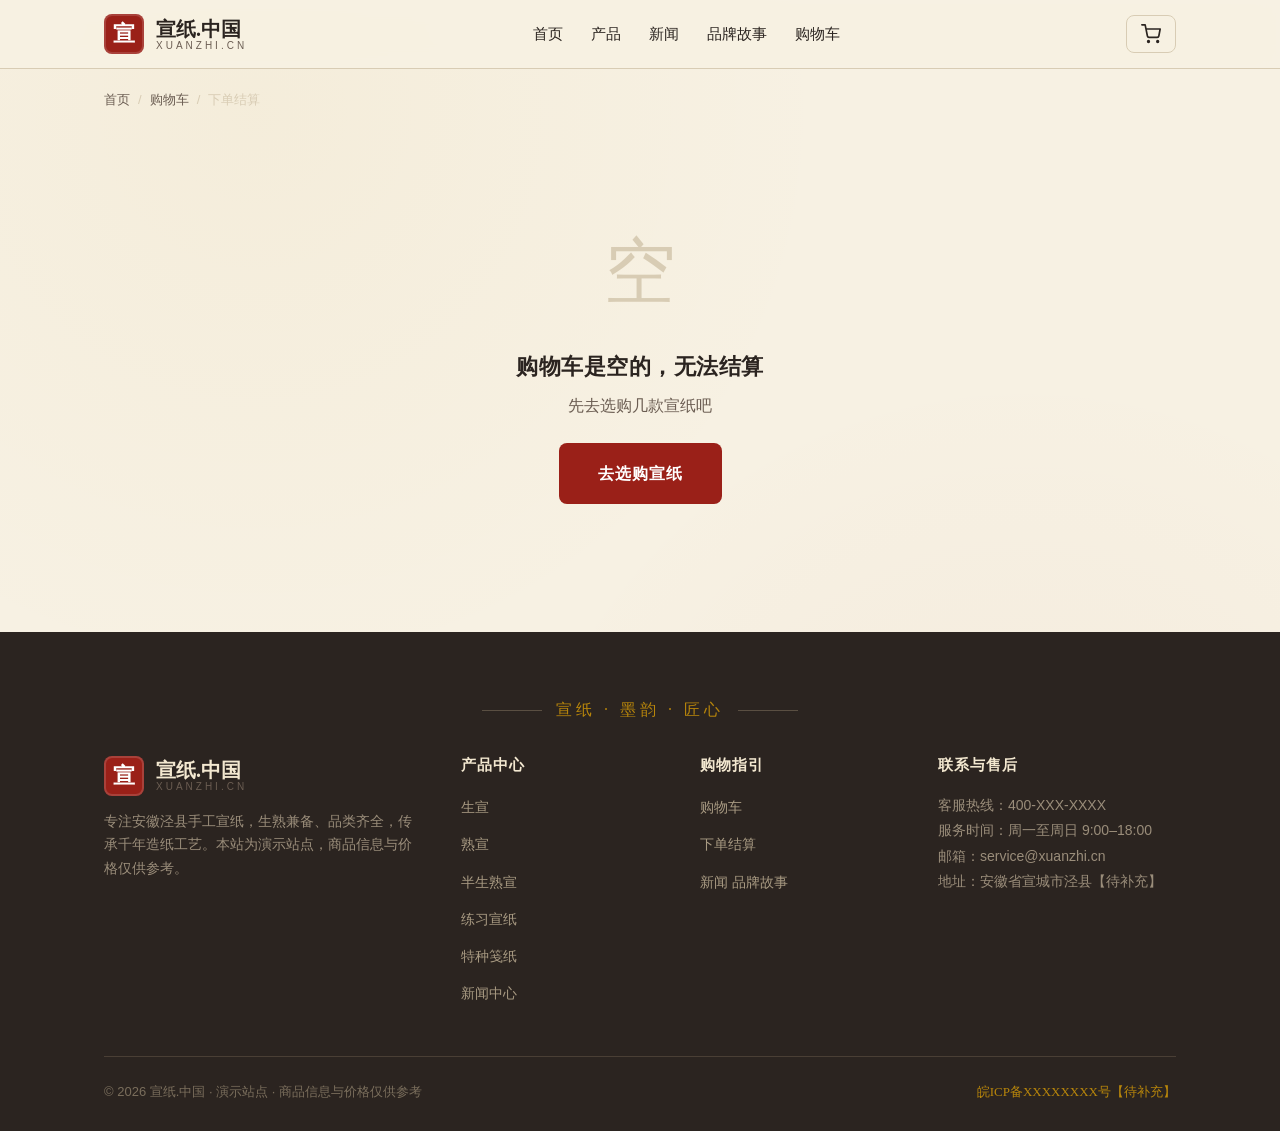
<file: checkout.html>
<!DOCTYPE html>
<html lang="zh-CN">
<head>
  <meta charset="UTF-8">
  <meta name="viewport" content="width=device-width, initial-scale=1.0">
  <title>下单结算 | 宣纸.中国</title>
  <meta name="description" content="宣纸.中国下单结算，填写收货信息并确认订单，泾县原产地宣纸直送到家。">
  <link rel="icon" href="data:image/svg+xml,%3Csvg xmlns='http://www.w3.org/2000/svg' viewBox='0 0 32 32'%3E%3Crect width='32' height='32' rx='6' fill='%239a2018'/%3E%3Ctext x='16' y='23' font-family='serif' font-size='20' fill='white' text-anchor='middle'%3E宣%3C/text%3E%3C/svg%3E">
  <link rel="stylesheet" href="assets/css/style.css">
  <link rel="stylesheet" href="assets/css/pages.css">
</head>
<body>
  <header class="site-header">
    <div class="wrap nav">
      <a href="index.html" class="brand" aria-label="宣纸.中国 首页">
        <span class="brand__seal">宣</span>
        <span class="brand__name">宣纸.中国<small>XUANZHI.CN</small></span>
      </a>
      <nav class="nav__links" id="navLinks" aria-label="主导航">
        <a href="index.html">首页</a>
        <a href="products.html">产品</a>
        <a href="news.html">新闻</a>
        <a href="about.html">品牌故事</a>
        <a href="cart.html">购物车</a>
      </nav>
      <div class="nav__actions">
        <a href="cart.html" class="cart-btn" aria-label="购物车">
          <svg width="20" height="20" viewBox="0 0 24 24" fill="none" stroke="currentColor" stroke-width="2" stroke-linecap="round" stroke-linejoin="round"><circle cx="9" cy="21" r="1"/><circle cx="20" cy="21" r="1"/><path d="M1 1h4l2.68 13.39a2 2 0 0 0 2 1.61h9.72a2 2 0 0 0 2-1.61L23 6H6"/></svg>
          <span class="cart-count" data-cart-count data-zero="true">0</span>
        </a>
        <button class="nav-toggle" id="navToggle" aria-label="展开菜单" aria-expanded="false"><span></span><span></span><span></span></button>
      </div>
    </div>
  </header>

  <main>
    <div class="wrap">
      <nav class="breadcrumb" aria-label="路径">
        <a href="index.html">首页</a><span>/</span>
        <a href="cart.html">购物车</a><span>/</span><span>下单结算</span>
      </nav>
    </div>

    <section class="section-sm" style="padding-top:0;">
      <div class="wrap" id="checkoutRoot">
        <!-- 由 JS 渲染表单或成功页 -->
      </div>
    </section>
  </main>

  <footer class="site-footer">
    <div class="wrap">
      <div class="footer-rule"><span>宣纸 · 墨韵 · 匠心</span></div>
      <div class="footer-grid">
        <div class="footer-brand">
          <div class="brand">
            <span class="brand__seal">宣</span>
            <span class="brand__name">宣纸.中国<small>XUANZHI.CN</small></span>
          </div>
          <p>专注安徽泾县手工宣纸，生熟兼备、品类齐全，传承千年造纸工艺。本站为演示站点，商品信息与价格仅供参考。</p>
        </div>
        <div class="footer-col">
          <h4>产品中心</h4>
          <ul>
            <li><a href="products.html?cat=sheng">生宣</a></li>
            <li><a href="products.html?cat=shu">熟宣</a></li>
            <li><a href="products.html?cat=bansheng">半生熟宣</a></li>
            <li><a href="products.html?cat=lianxi">练习宣纸</a></li>
            <li><a href="products.html?cat=jian">特种笺纸</a></li>
            <li><a href="news.html">新闻中心</a></li>
          </ul>
        </div>
        <div class="footer-col">
          <h4>购物指引</h4>
          <ul>
            <li><a href="cart.html">购物车</a></li>
            <li><a href="checkout.html">下单结算</a></li>
            <li><a href="news.html">新闻</a>
        <a href="about.html">品牌故事</a></li>
          </ul>
        </div>
        <div class="footer-col">
          <h4>联系与售后</h4>
          <p>客服热线：400-XXX-XXXX<br>服务时间：周一至周日 9:00–18:00<br>邮箱：service@xuanzhi.cn<br>地址：安徽省宣城市泾县【待补充】</p>
        </div>
      </div>
      <div class="footer-bottom">
        <span>© 2026 宣纸.中国 · 演示站点 · 商品信息与价格仅供参考</span>
        <span class="seal-footer">皖ICP备XXXXXXXX号【待补充】</span>
      </div>
    </div>
  </footer>

  <script src="assets/js/data.js"></script>
  <script src="assets/js/cart.js"></script>
  <script src="assets/js/app.js"></script>
  <script>
  (function () {
    var FREE_SHIP = 500;
    var SHIP_FEE = 15;
    var root = document.getElementById('checkoutRoot');

    /* 若已下单成功（有成功订单记录），直接显示成功页 */
    var lastOrder = null;
    try { lastOrder = JSON.parse(localStorage.getItem('xuanzhi_last_order') || 'null'); } catch (e) {}

    if (lastOrder && lastOrder.no) {
      renderSuccess(lastOrder);
      return;
    }

    var items = XZCart.get();
    if (items.length === 0) {
      root.innerHTML = '<div class="empty-state"><div class="empty-state__icon">空</div>' +
        '<h3>购物车是空的，无法结算</h3><p>先去选购几款宣纸吧</p>' +
        '<a href="products.html" class="btn btn--primary btn--lg">去选购宣纸</a></div>';
      return;
    }

    var subtotal = items.reduce(function (s, i) { return s + i.qty * i.price; }, 0);
    var ship = subtotal >= FREE_SHIP ? 0 : SHIP_FEE;
    var total = subtotal + ship;

    var linesHTML = items.map(function (i) {
      return '<div class="order-line"><span class="order-line__name">' + XZApp.esc(i.name) + '</span>' +
        '<span class="order-line__qty">×' + i.qty + '</span>' +
        '<span>' + XZApp.yuan(i.price * i.qty) + '</span></div>';
    }).join('');

    root.innerHTML =
      '<div class="checkout-layout">' +
        '<div>' +
          '<form class="checkout-section" data-validate id="checkoutForm" novalidate>' +
            '<h2><span class="step-num">1</span>收货信息</h2>' +
            '<div class="form-row">' +
              '<div class="form-group"><label class="form-label" for="name">收货人<span class="req">*</span></label>' +
                '<input class="form-control" type="text" id="name" name="name" required placeholder="请输入收货人姓名"></div>' +
              '<div class="form-group"><label class="form-label" for="phone">手机号<span class="req">*</span></label>' +
                '<input class="form-control" type="tel" id="phone" name="phone" required placeholder="请输入 11 位手机号"></div>' +
            '</div>' +
            '<div class="form-row">' +
              '<div class="form-group"><label class="form-label" for="province">所在地区<span class="req">*</span></label>' +
                '<input class="form-control" type="text" id="province" name="province" required placeholder="如：安徽省合肥市"></div>' +
              '<div class="form-group"><label class="form-label" for="city">城市<span class="req">*</span></label>' +
                '<input class="form-control" type="text" id="city" name="city" required placeholder="如：蜀山区"></div>' +
            '</div>' +
            '<div class="form-group"><label class="form-label" for="address">详细地址<span class="req">*</span></label>' +
              '<input class="form-control" type="text" id="address" name="address" required placeholder="街道、门牌号等"></div>' +
            '<div class="form-group"><label class="form-label" for="remark">订单备注（选填）</label>' +
              '<textarea class="form-control" id="remark" name="remark" placeholder="如：周末送达、需要发票等"></textarea></div>' +
          '</form>' +

          '<form class="checkout-section" data-validate id="payForm" novalidate>' +
            '<h2><span class="step-num">2</span>配送与支付</h2>' +
            '<div class="form-group"><label class="form-label">配送方式</label>' +
              '<div class="flex flex-wrap" id="shipMethods">' +
                '<label><input type="radio" name="shipMethod" value="standard" checked> 普通快递（3-5天）</label>' +
                '<label><input type="radio" name="shipMethod" value="express"> 顺丰加急（1-2天，+10元）</label>' +
              '</div>' +
              '<p class="form-hint">满 ¥500 包邮，普通快递免运费。</p>' +
            '</div>' +
            '<div class="form-group"><label class="form-label">支付方式</label>' +
              '<div class="flex flex-wrap" id="payMethods">' +
                '<label><input type="radio" name="payMethod" value="wechat" checked> 微信支付</label>' +
                '<label><input type="radio" name="payMethod" value="alipay"> 支付宝</label>' +
                '<label><input type="radio" name="payMethod" value="bank"> 银行转账</label>' +
              '</div>' +
              '<p class="form-hint">本站为演示站点，提交后生成模拟订单，不发生真实支付。</p>' +
            '</div>' +
            '<div class="form-group"><label class="form-label for="invoice">发票（选填）</label>' +
              '<select class="form-control" id="invoice" name="invoice">' +
                '<option value="none">不开发票</option>' +
                '<option value="personal">个人电子普票</option>' +
                '<option value="company">企业专票（需填税号）</option>' +
              '</select></div>' +
          '</form>' +

          '<form class="checkout-section" data-validate id="confirmForm" novalidate>' +
            '<h2><span class="step-num">3</span>订单确认</h2>' +
            '<div class="form-group"><label class="form-label" for="agree">' +
              '<input type="checkbox" id="agree" required> 我已阅读并同意 <a href="about.html">《购物条款与售后说明》</a></label>' +
            '</div>' +
            '<button type="submit" class="btn btn--primary btn--lg btn--block" id="submitOrder">提交订单</button>' +
          '</form>' +
        '</div>' +

        '<aside class="order-summary" aria-label="订单摘要">' +
          '<h3>订单摘要</h3>' +
          '<div id="orderLines">' + linesHTML + '</div>' +
          '<div class="order-total">' +
            '<div class="summary-row"><span>商品金额</span><span>' + XZApp.yuan(subtotal) + '</span></div>' +
            '<div class="summary-row"><span>运费</span><span id="sumShip">' + (ship === 0 ? '包邮' : XZApp.yuan(ship)) + '</span></div>' +
            '<div class="summary-row summary-row--total"><span>应付合计</span><span class="price">' + XZApp.yuan(total) + '</span></div>' +
          '</div>' +
          '<a href="cart.html" class="btn btn--ghost btn--block mt-16">返回购物车</a>' +
        '</aside>' +
      '</div>';

    /* 配送方式切换影响运费 */
    var shipExtra = 0;
    document.getElementById('shipMethods').addEventListener('change', function (e) {
      if (e.target.name === 'shipMethod') {
        shipExtra = e.target.value === 'express' ? 10 : 0;
        var newShip = ship === 0 ? shipExtra : ship + shipExtra;
        var newTotal = subtotal + newShip;
        var shipEl = document.getElementById('sumShip');
        var totalEl = document.querySelector('.summary-row--total .price');
        shipEl.textContent = (newShip === 0 ? '包邮' : XZApp.yuan(newShip));
        totalEl.textContent = XZApp.yuan(newTotal);
      }
    });

    /* 提交订单 */
    document.getElementById('confirmForm').addEventListener('submit', function (e) {
      e.preventDefault();
      var agree = document.getElementById('agree').checked;
      if (!agree) {
        XZCart.toast('请先同意购物条款');
        return;
      }
      var form = document.getElementById('checkoutForm');
      var ok = true;
      ['name', 'phone', 'province', 'city', 'address'].forEach(function (n) {
        var f = form.querySelector('[name="' + n + '"]');
        var g = f.closest('.form-group');
        if (!f.value.trim()) { ok = false; g.classList.add('has-error'); }
        else g.classList.remove('has-error');
        if (n === 'phone' && f.value.trim() && !/^1[3-9]\d{9}$/.test(f.value.trim())) {
          ok = false; g.classList.add('has-error');
        }
      });
      if (!ok) { XZCart.toast('请完善收货信息'); return; }

      /* 生成订单号 */
      var d = new Date();
      var no = 'XZ' + d.getFullYear() + String(d.getMonth() + 1).padStart(2, '0') + String(d.getDate()).padStart(2, '0') +
        String(Math.floor(Math.random() * 9000) + 1000);
      var order = {
        no: no,
        time: d.toLocaleString('zh-CN'),
        name: form.name.value.trim(),
        phone: form.phone.value.trim(),
        address: form.province.value.trim() + form.city.value.trim() + form.address.value.trim(),
        remark: form.remark.value.trim(),
        shipMethod: document.querySelector('input[name="shipMethod"]:checked').value,
        payMethod: document.querySelector('input[name="payMethod"]:checked').value,
        invoice: document.getElementById('invoice').value,
        subtotal: subtotal, ship: ship + shipExtra, total: total + shipExtra,
        items: items
      };
      try {
        localStorage.setItem('xuanzhi_last_order', JSON.stringify(order));
      } catch (e) {}
      XZCart.clear();
      renderSuccess(order);
    });
  })();

  /* 成功页渲染 */
  function renderSuccess(order) {
    var lines = order.items.map(function (i) {
      return '<div class="order-line"><span class="order-line__name">' + XZApp.esc(i.name) + '</span>' +
        '<span class="order-line__qty">×' + i.qty + '</span>' +
        '<span>' + XZApp.yuan(i.price * i.qty) + '</span></div>';
    }).join('');

    document.getElementById('checkoutRoot').innerHTML =
      '<div class="success-box">' +
        '<div class="success-box__icon">成</div>' +
        '<h1>订单提交成功</h1>' +
        '<p class="muted">感谢您的选购，我们将尽快为您发货</p>' +
        '<div class="order-no">订单号：' + XZApp.esc(order.no) + '</div>' +
        '<div class="checkout-section" style="text-align:left;margin-top:24px;">' +
          '<h2>订单详情</h2>' +
          '<div class="order-line"><span class="order-line__name">下单时间</span><span>' + XZApp.esc(order.time) + '</span></div>' +
          '<div class="order-line"><span class="order-line__name">收货人</span><span>' + XZApp.esc(order.name) + ' · ' + XZApp.esc(order.phone) + '</span></div>' +
          '<div class="order-line"><span class="order-line__name">收货地址</span><span>' + XZApp.esc(order.address) + '</span></div>' +
          (order.remark ? '<div class="order-line"><span class="order-line__name">备注</span><span>' + XZApp.esc(order.remark) + '</span></div>' : '') +
          '<div class="order-line"><span class="order-line__name">配送方式</span><span>' + (order.shipMethod === 'express' ? '顺丰加急' : '普通快递') + '</span></div>' +
          '<div class="order-line"><span class="order-line__name">支付方式</span><span>' + ({ wechat: '微信支付', alipay: '支付宝', bank: '银行转账' }[order.payMethod] || '') + '</span></div>' +
          '<div style="margin-top:14px;padding-top:14px;border-top:1px solid var(--line);">' + lines + '</div>' +
          '<div class="order-total">' +
            '<div class="summary-row"><span>商品金额</span><span>' + XZApp.yuan(order.subtotal) + '</span></div>' +
            '<div class="summary-row"><span>运费</span><span>' + (order.ship === 0 ? '包邮' : XZApp.yuan(order.ship)) + '</span></div>' +
            '<div class="summary-row summary-row--total"><span>实付金额</span><span class="price">' + XZApp.yuan(order.total) + '</span></div>' +
          '</div>' +
        '</div>' +
        '<div class="flex flex-wrap mt-32" style="justify-content:center;">' +
          '<a href="products.html" class="btn btn--primary btn--lg">继续选购</a>' +
          '<a href="index.html" class="btn btn--ghost btn--lg">返回首页</a>' +
        '</div>' +
        '<p class="form-hint mt-24">※ 本站为演示站点，此订单为模拟生成，未发生真实支付与发货。正式上线需对接真实支付与订单系统。</p>' +
      '</div>';
    window.scrollTo(0, 0);
  }
  </script>
</body>
</html>
</file>
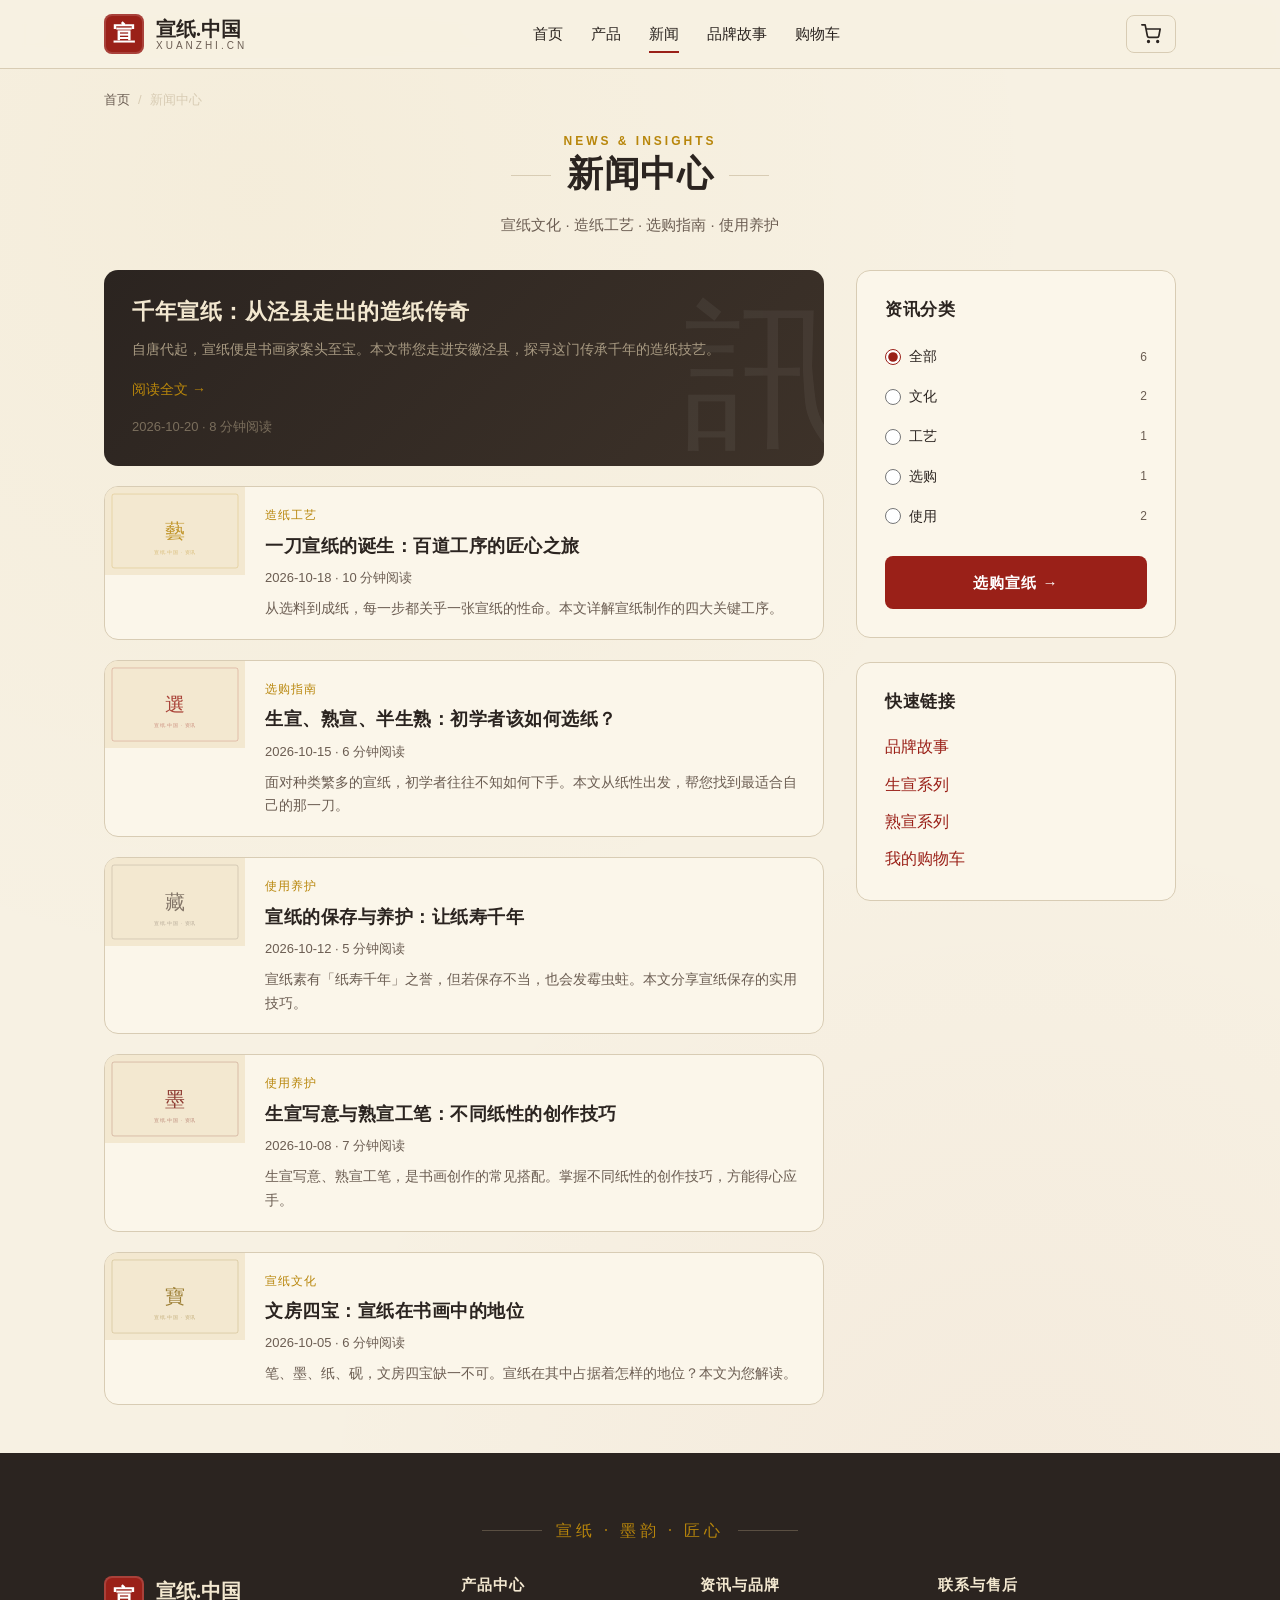
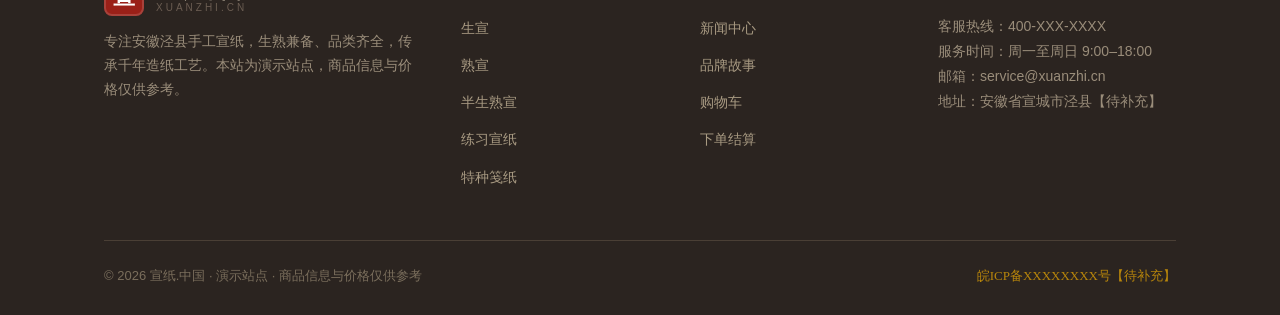
<file: news.html>
<!DOCTYPE html>
<html lang="zh-CN">
<head>
  <meta charset="UTF-8">
  <meta name="viewport" content="width=device-width, initial-scale=1.0">
  <title>新闻中心 — 宣纸文化 · 造纸工艺 · 选购指南 | 宣纸.中国</title>
  <meta name="description" content="宣纸.中国新闻中心：宣纸文化、造纸工艺、选购指南、使用养护等资讯，带您深入了解千年宣纸的魅力。">
  <meta name="keywords" content="宣纸新闻,宣纸文化,造纸工艺,宣纸选购,宣纸养护,文房四宝">
  <link rel="icon" href="data:image/svg+xml,%3Csvg xmlns='http://www.w3.org/2000/svg' viewBox='0 0 32 32'%3E%3Crect width='32' height='32' rx='6' fill='%239a2018'/%3E%3Ctext x='16' y='23' font-family='serif' font-size='20' fill='white' text-anchor='middle'%3E宣%3C/text%3E%3C/svg%3E">
  <link rel="stylesheet" href="assets/css/style.css">
  <link rel="stylesheet" href="assets/css/pages.css">
  <script type="application/ld+json">
  {"@context":"https://schema.org","@type":"CollectionPage","name":"宣纸.中国新闻中心","description":"宣纸文化、造纸工艺、选购指南等资讯"}
  </script>
  <script type="application/ld+json">
  {"@context":"https://schema.org","@type":"BreadcrumbList","itemListElement":[
    {"@type":"ListItem","position":1,"name":"首页","item":"https://宣纸.中国/index.html"},
    {"@type":"ListItem","position":2,"name":"新闻中心"}
  ]}
  </script>
</head>
<body>
  <header class="site-header">
    <div class="wrap nav">
      <a href="index.html" class="brand" aria-label="宣纸.中国 首页">
        <span class="brand__seal">宣</span>
        <span class="brand__name">宣纸.中国<small>XUANZHI.CN</small></span>
      </a>
      <nav class="nav__links" id="navLinks" aria-label="主导航">
        <a href="index.html">首页</a>
        <a href="products.html">产品</a>
        <a href="news.html" class="active">新闻</a>
        <a href="about.html">品牌故事</a>
        <a href="cart.html">购物车</a>
      </nav>
      <div class="nav__actions">
        <a href="cart.html" class="cart-btn" aria-label="购物车">
          <svg width="20" height="20" viewBox="0 0 24 24" fill="none" stroke="currentColor" stroke-width="2" stroke-linecap="round" stroke-linejoin="round"><circle cx="9" cy="21" r="1"/><circle cx="20" cy="21" r="1"/><path d="M1 1h4l2.68 13.39a2 2 0 0 0 2 1.61h9.72a2 2 0 0 0 2-1.61L23 6H6"/></svg>
          <span class="cart-count" data-cart-count data-zero="true">0</span>
        </a>
        <button class="nav-toggle" id="navToggle" aria-label="展开菜单" aria-expanded="false"><span></span><span></span><span></span></button>
      </div>
    </div>
  </header>

  <main>
    <div class="wrap">
      <nav class="breadcrumb" aria-label="路径">
        <a href="index.html">首页</a><span>/</span><span>新闻中心</span>
      </nav>
    </div>

    <section class="section-sm" style="padding-top:0;">
      <div class="wrap">
        <div class="sec-head" style="margin-bottom:32px;">
          <div class="eyebrow">NEWS & INSIGHTS</div>
          <h1>新闻中心</h1>
          <p>宣纸文化 · 造纸工艺 · 选购指南 · 使用养护</p>
        </div>

        <div class="news-layout">
          <div>
            <!-- 特色文章 -->
            <div class="news-feature rv" id="newsFeature"></div>

            <!-- 文章列表 -->
            <div class="news-list" id="newsList"></div>
          </div>

          <!-- 侧栏 -->
          <aside>
            <div class="checkout-section" style="position:sticky;top:88px;">
              <h2 style="font-size:17px;">资讯分类</h2>
              <div class="filter-list" id="newsCats"></div>
              <a href="products.html" class="btn btn--primary btn--block mt-24">选购宣纸 →</a>
            </div>
            <div class="checkout-section mt-24">
              <h2 style="font-size:17px;">快速链接</h2>
              <ul style="display:flex;flex-direction:column;gap:10px;">
                <li><a href="about.html">品牌故事</a></li>
                <li><a href="products.html?cat=sheng">生宣系列</a></li>
                <li><a href="products.html?cat=shu">熟宣系列</a></li>
                <li><a href="cart.html">我的购物车</a></li>
              </ul>
            </div>
          </aside>
        </div>
      </div>
    </section>
  </main>

  <footer class="site-footer">
    <div class="wrap">
      <div class="footer-rule"><span>宣纸 · 墨韵 · 匠心</span></div>
      <div class="footer-grid">
        <div class="footer-brand">
          <div class="brand">
            <span class="brand__seal">宣</span>
            <span class="brand__name">宣纸.中国<small>XUANZHI.CN</small></span>
          </div>
          <p>专注安徽泾县手工宣纸，生熟兼备、品类齐全，传承千年造纸工艺。本站为演示站点，商品信息与价格仅供参考。</p>
        </div>
        <div class="footer-col">
          <h4>产品中心</h4>
          <ul>
            <li><a href="products.html?cat=sheng">生宣</a></li>
            <li><a href="products.html?cat=shu">熟宣</a></li>
            <li><a href="products.html?cat=bansheng">半生熟宣</a></li>
            <li><a href="products.html?cat=lianxi">练习宣纸</a></li>
            <li><a href="products.html?cat=jian">特种笺纸</a></li>
          </ul>
        </div>
        <div class="footer-col">
          <h4>资讯与品牌</h4>
          <ul>
            <li><a href="news.html">新闻中心</a></li>
            <li><a href="about.html">品牌故事</a></li>
            <li><a href="cart.html">购物车</a></li>
            <li><a href="checkout.html">下单结算</a></li>
          </ul>
        </div>
        <div class="footer-col">
          <h4>联系与售后</h4>
          <p>客服热线：400-XXX-XXXX<br>服务时间：周一至周日 9:00–18:00<br>邮箱：service@xuanzhi.cn<br>地址：安徽省宣城市泾县【待补充】</p>
        </div>
      </div>
      <div class="footer-bottom">
        <span>© 2026 宣纸.中国 · 演示站点 · 商品信息与价格仅供参考</span>
        <span class="seal-footer">皖ICP备XXXXXXXX号【待补充】</span>
      </div>
    </div>
  </footer>

  <script src="assets/js/data.js"></script>
  <script src="assets/js/cart.js"></script>
  <script src="assets/js/app.js"></script>
  <script src="assets/js/news.js"></script>
  <script>
  (function () {
    var qsa = XZApp.qsa, esc = XZApp.esc;
    var articles = XZ_NEWS.articles;
    var currentCat = 'all';

    // 分类
    var cats = ['all'];
    articles.forEach(function (a) { if (cats.indexOf(a.cat) === -1) cats.push(a.cat); });
    var catsBox = document.getElementById('newsCats');
    catsBox.innerHTML = cats.map(function (c) {
      var label = c === 'all' ? '全部' : c;
      var n = c === 'all' ? articles.length : articles.filter(function (a) { return a.cat === c; }).length;
      return '<label><input type="radio" name="newscat" value="' + esc(c) + '"' + (c === 'all' ? ' checked' : '') + '> ' + esc(label) + '<span class="filter-count">' + n + '</span></label>';
    }).join('');
    catsBox.addEventListener('change', function (e) {
      if (e.target.name === 'newscat') { currentCat = e.target.value; render(); }
    });

    // 渲染特色文章（第一条）
    function renderFeature() {
      var feat = articles[0];
      document.getElementById('newsFeature').innerHTML =
        '<h2>' + esc(feat.title) + '</h2>' +
        '<p>' + esc(feat.excerpt) + '</p>' +
        '<span class="news-feature__more">阅读全文 →</span>' +
        '<div style="margin-top:14px;font-size:13px;color:#7a6e5c;position:relative">' + esc(feat.date) + ' · ' + esc(feat.read) + '阅读</div>';
      // 点击跳转详情
      document.querySelector('.news-feature__more').addEventListener('click', function () {
        location.href = 'news.html?id=' + feat.id;
      });
      document.querySelector('.news-feature h2').addEventListener('click', function () {
        location.href = 'news.html?id=' + feat.id;
      });
    }

    // 渲染列表
    function render() {
      var list = articles.filter(function (a) {
        return currentCat === 'all' || a.cat === currentCat;
      });
      // 排除特色文章
      list = list.slice(1);
      var grid = document.getElementById('newsList');
      grid.innerHTML = list.map(function (a) {
        return '<article class="news-item rv">' +
          '<a class="news-item__img" href="news.html?id=' + a.id + '"><img src="' + a.img + '" alt="' + esc(a.title) + '" loading="lazy"></a>' +
          '<div class="news-item__body">' +
            '<div class="news-item__cat">' + esc(a.catName) + '</div>' +
            '<h3 class="news-item__title"><a href="news.html?id=' + a.id + '">' + esc(a.title) + '</a></h3>' +
            '<div class="news-item__date">' + esc(a.date) + ' · ' + esc(a.read) + '阅读</div>' +
            '<p class="news-item__excerpt">' + esc(a.excerpt) + '</p>' +
          '</div>' +
        '</article>';
      }).join('');
    }

    // 渲染详情页
    function renderDetail(a) {
      document.title = a.title + ' | 宣纸.中国';
      // 隐藏列表头部（避免重复 h1）
      var secHead = document.querySelector('.sec-head');
      if (secHead) secHead.style.display = 'none';
      var contentHTML = a.content.map(function (p) {
        if (p.startsWith('## ')) {
          return '<h3>' + esc(p.slice(3)) + '</h3>';
        }
        return '<p>' + esc(p) + '</p>';
      }).join('');

      document.querySelector('.news-layout').innerHTML =
        '<article class="news-detail">' +
          '<a href="news.html" class="news-detail__back">← 返回新闻中心</a>' +
          '<h1>' + esc(a.title) + '</h1>' +
          '<div class="news-detail__meta">' +
            '<span class="news-detail__cat">' + esc(a.catName) + '</span>' +
            '<span>' + esc(a.date) + '</span>' +
            '<span>' + esc(a.read) + '阅读</span>' +
          '</div>' +
          '<div class="news-detail__content">' + contentHTML + '</div>' +
        '</article>';

      // 添加结构化数据
      var script = document.createElement('script');
      script.type = 'application/ld+json';
      script.textContent = JSON.stringify({
        '@context': 'https://schema.org',
        '@type': 'NewsArticle',
        'headline': a.title,
        'datePublished': a.date,
        'description': a.excerpt,
        'image': a.img
      });
      document.head.appendChild(script);
    }

    renderFeature();
    render();

    // 如果有 id 参数，渲染详情页（替换列表布局）
    var id = new URLSearchParams(location.search).get('id');
    if (id) {
      var article = articles.find(function (a) { return a.id === id; });
      if (article) { renderDetail(article); }
    }
  })();
  </script>
</body>
</html>
</file>
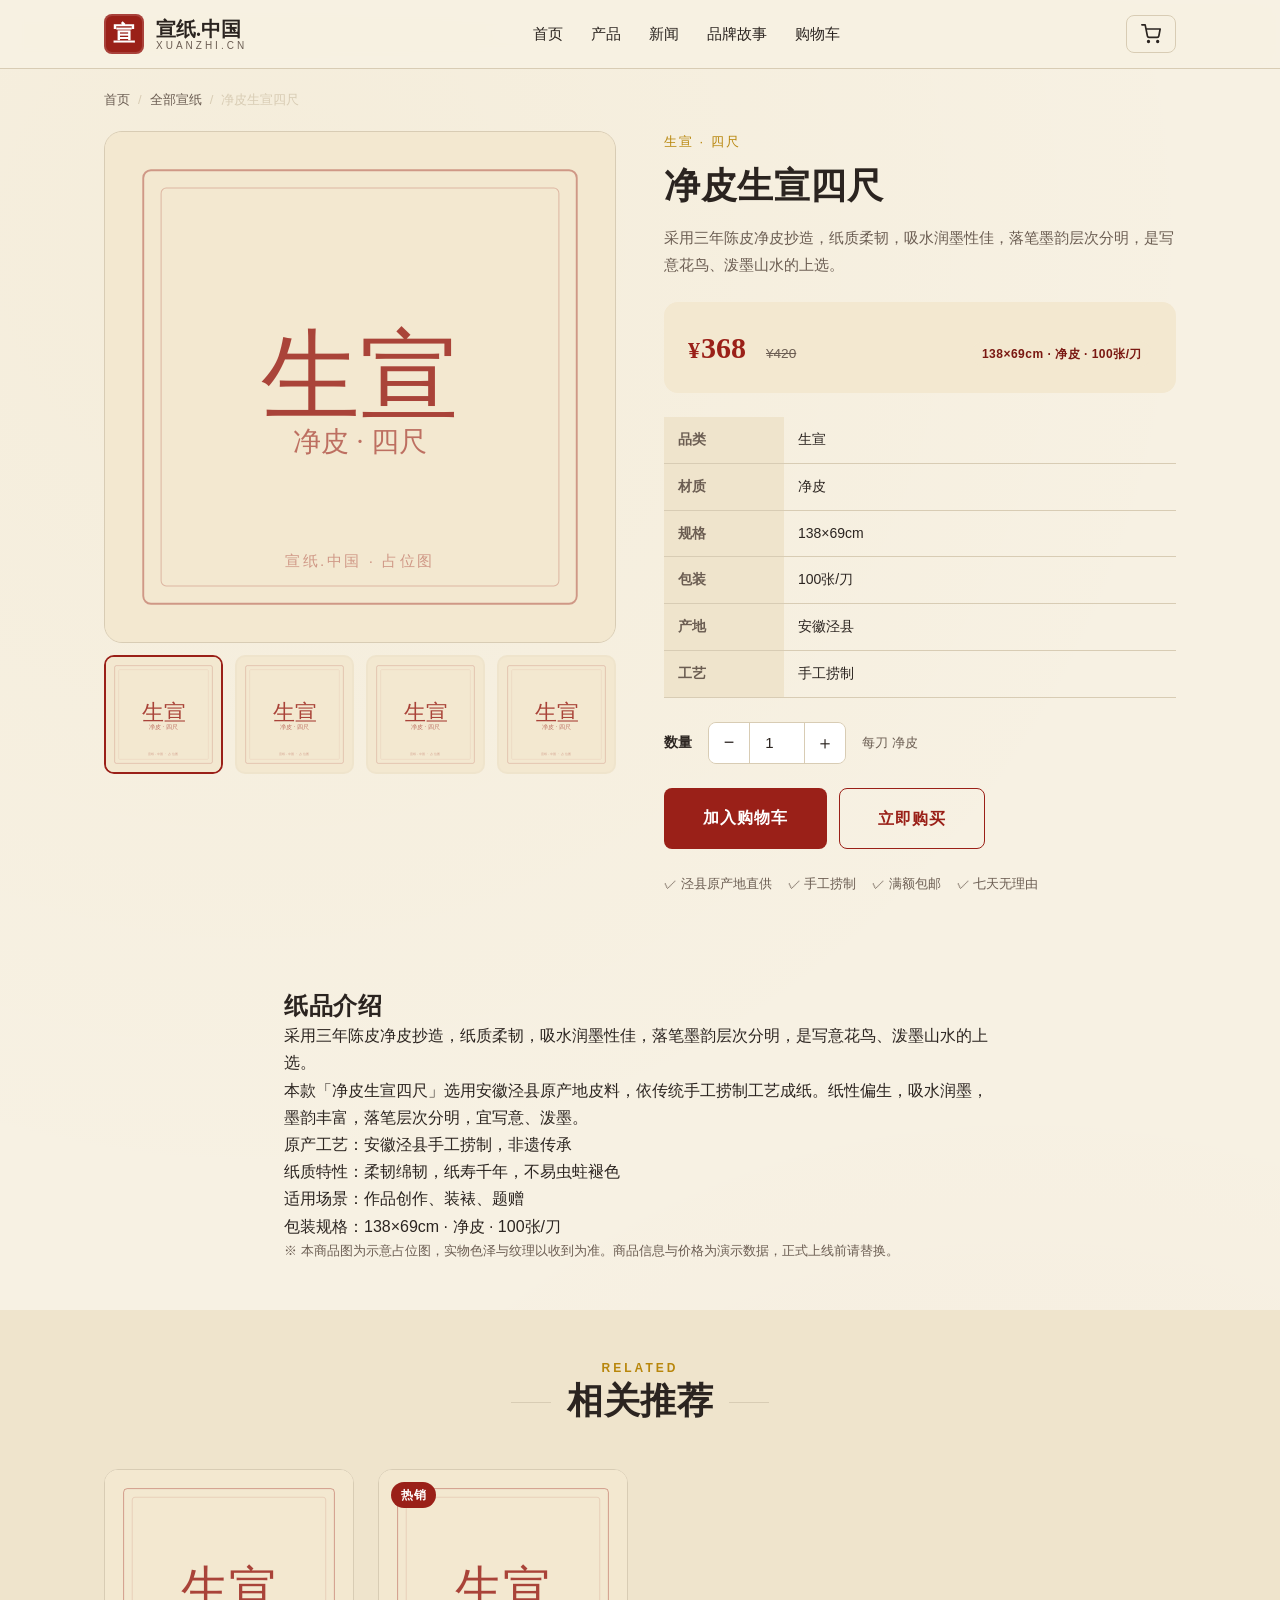
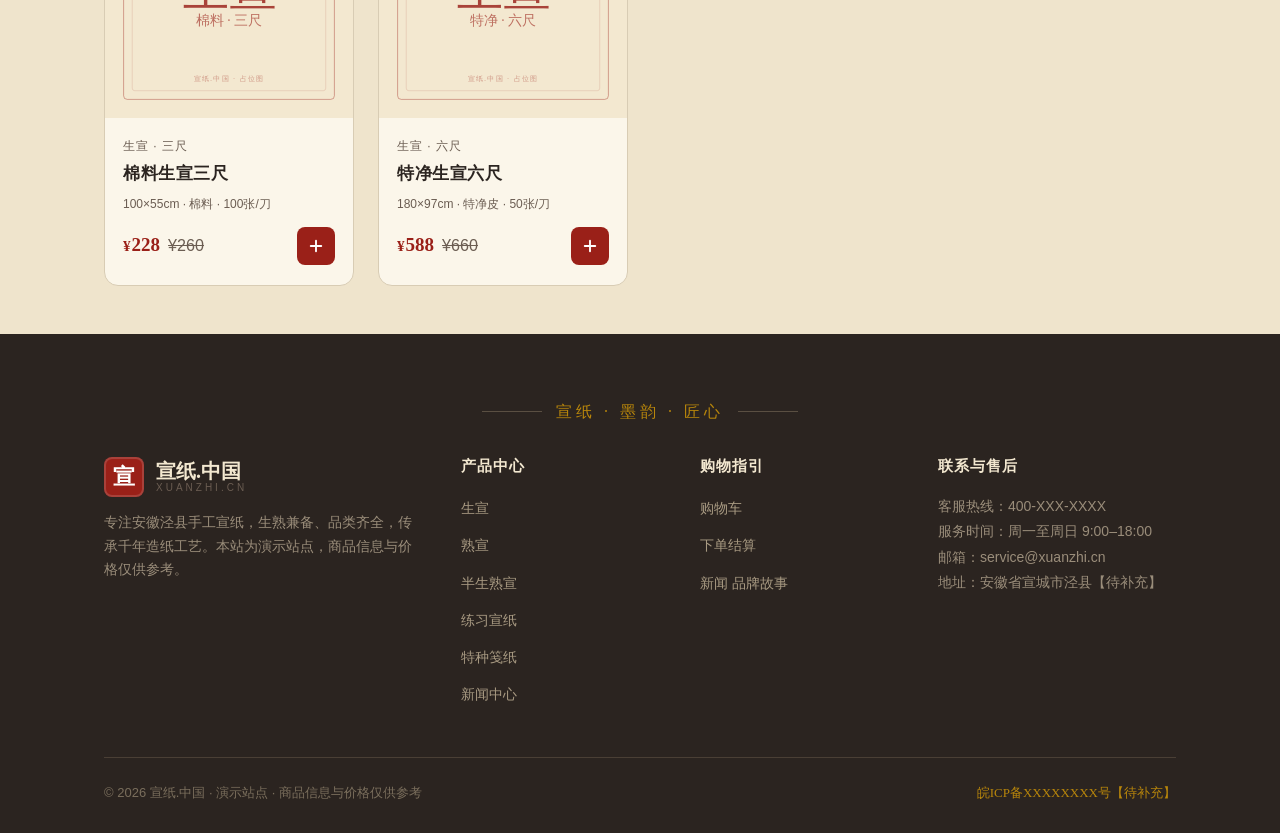
<file: product.html>
<!DOCTYPE html>
<html lang="zh-CN">
<head>
  <meta charset="UTF-8">
  <meta name="viewport" content="width=device-width, initial-scale=1.0">
  <title>商品详情 | 宣纸.中国</title>
  <meta name="description" content="宣纸.中国商品详情，生宣、熟宣、半生熟宣、练习宣纸、特种笺纸，泾县原产地手工宣纸。">
  <link rel="icon" href="data:image/svg+xml,%3Csvg xmlns='http://www.w3.org/2000/svg' viewBox='0 0 32 32'%3E%3Crect width='32' height='32' rx='6' fill='%239a2018'/%3E%3Ctext x='16' y='23' font-family='serif' font-size='20' fill='white' text-anchor='middle'%3E宣%3C/text%3E%3C/svg%3E">
  <link rel="stylesheet" href="assets/css/style.css">
  <link rel="stylesheet" href="assets/css/pages.css">
  <script type="application/ld+json" id="breadcrumb-ld">
  {"@context":"https://schema.org","@type":"BreadcrumbList","itemListElement":[
    {"@type":"ListItem","position":1,"name":"首页","item":"https://宣纸.中国/index.html"},
    {"@type":"ListItem","position":2,"name":"全部宣纸","item":"https://宣纸.中国/products.html"},
    {"@type":"ListItem","position":3,"name":"商品详情"}
  ]}
  </script>
</head>
<body>
  <header class="site-header">
    <div class="wrap nav">
      <a href="index.html" class="brand" aria-label="宣纸.中国 首页">
        <span class="brand__seal">宣</span>
        <span class="brand__name">宣纸.中国<small>XUANZHI.CN</small></span>
      </a>
      <nav class="nav__links" id="navLinks" aria-label="主导航">
        <a href="index.html">首页</a>
        <a href="products.html">产品</a>
        <a href="news.html">新闻</a>
        <a href="about.html">品牌故事</a>
        <a href="cart.html">购物车</a>
      </nav>
      <div class="nav__actions">
        <a href="cart.html" class="cart-btn" aria-label="购物车">
          <svg width="20" height="20" viewBox="0 0 24 24" fill="none" stroke="currentColor" stroke-width="2" stroke-linecap="round" stroke-linejoin="round"><circle cx="9" cy="21" r="1"/><circle cx="20" cy="21" r="1"/><path d="M1 1h4l2.68 13.39a2 2 0 0 0 2 1.61h9.72a2 2 0 0 0 2-1.61L23 6H6"/></svg>
          <span class="cart-count" data-cart-count data-zero="true">0</span>
        </a>
        <button class="nav-toggle" id="navToggle" aria-label="展开菜单" aria-expanded="false"><span></span><span></span><span></span></button>
      </div>
    </div>
  </header>

  <main>
    <div class="wrap">
      <nav class="breadcrumb" id="breadcrumb" aria-label="路径">
        <a href="index.html">首页</a><span>/</span>
        <a href="products.html">全部宣纸</a><span>/</span>
        <span id="crumbName">商品</span>
      </nav>
    </div>

    <section class="section-sm" style="padding-top:0;">
      <div class="wrap" id="detailRoot">
        <!-- 由 JS 动态渲染 -->
        <div class="empty-state"><div class="empty-state__icon">宣</div><h3>商品加载中…</h3></div>
      </div>
    </section>

    <!-- 图文介绍 -->
    <section class="section-sm" id="descSection" style="display:none;">
      <div class="wrap-narrow" id="descContent"></div>
    </section>

    <!-- 相关推荐 -->
    <section class="section-sm section--alt" id="relatedSection" style="display:none;">
      <div class="wrap">
        <div class="sec-head"><div class="eyebrow">RELATED</div><h2>相关推荐</h2></div>
        <div class="product-grid" id="relatedGrid"></div>
      </div>
    </section>
  </main>

  <footer class="site-footer">
    <div class="wrap">
      <div class="footer-rule"><span>宣纸 · 墨韵 · 匠心</span></div>
      <div class="footer-grid">
        <div class="footer-brand">
          <div class="brand">
            <span class="brand__seal">宣</span>
            <span class="brand__name">宣纸.中国<small>XUANZHI.CN</small></span>
          </div>
          <p>专注安徽泾县手工宣纸，生熟兼备、品类齐全，传承千年造纸工艺。本站为演示站点，商品信息与价格仅供参考。</p>
        </div>
        <div class="footer-col">
          <h4>产品中心</h4>
          <ul>
            <li><a href="products.html?cat=sheng">生宣</a></li>
            <li><a href="products.html?cat=shu">熟宣</a></li>
            <li><a href="products.html?cat=bansheng">半生熟宣</a></li>
            <li><a href="products.html?cat=lianxi">练习宣纸</a></li>
            <li><a href="products.html?cat=jian">特种笺纸</a></li>
            <li><a href="news.html">新闻中心</a></li>
          </ul>
        </div>
        <div class="footer-col">
          <h4>购物指引</h4>
          <ul>
            <li><a href="cart.html">购物车</a></li>
            <li><a href="checkout.html">下单结算</a></li>
            <li><a href="news.html">新闻</a>
        <a href="about.html">品牌故事</a></li>
          </ul>
        </div>
        <div class="footer-col">
          <h4>联系与售后</h4>
          <p>客服热线：400-XXX-XXXX<br>服务时间：周一至周日 9:00–18:00<br>邮箱：service@xuanzhi.cn<br>地址：安徽省宣城市泾县【待补充】</p>
        </div>
      </div>
      <div class="footer-bottom">
        <span>© 2026 宣纸.中国 · 演示站点 · 商品信息与价格仅供参考</span>
        <span class="seal-footer">皖ICP备XXXXXXXX号【待补充】</span>
      </div>
    </div>
  </footer>

  <script src="assets/js/data.js"></script>
  <script src="assets/js/cart.js"></script>
  <script src="assets/js/app.js"></script>
  <script>
  (function () {
    var id = new URLSearchParams(location.search).get('id');
    var p = (window.XZ_DATA && XZ_DATA.products.find(function (x) { return x.id === id; })) || XZ_DATA.products[0];
    window.__currentProduct = p;
    document.title = p.name + ' | 宣纸.中国';
    document.getElementById('crumbName').textContent = p.name;

    /* 注入 Product 结构化数据 */
    var productLD = document.createElement('script');
    productLD.type = 'application/ld+json';
    productLD.textContent = JSON.stringify({
      '@context': 'https://schema.org',
      '@type': 'Product',
      'name': p.name,
      'description': p.desc,
      'image': p.img,
      'category': p.catName,
      'brand': { '@type': 'Brand', 'name': '宣纸.中国' },
      'offers': {
        '@type': 'Offer',
        'priceCurrency': 'CNY',
        'price': p.price,
        'availability': 'https://schema.org/InStock'
      },
      'aggregateRating': {
        '@type': 'AggregateRating',
        'ratingValue': '4.8',
        'reviewCount': '120'
      }
    });
    document.head.appendChild(productLD);

    var old = p.oldPrice ? '<span class="price__old">' + XZApp.yuan(p.oldPrice) + '</span>' : '';
    var paramsHTML = Object.keys(p.params).map(function (k) {
      return '<tr><th>' + XZApp.esc(k) + '</th><td>' + XZApp.esc(p.params[k]) + '</td></tr>';
    }).join('');

    var root = document.getElementById('detailRoot');
    root.innerHTML =
      '<div class="detail-layout">' +
        '<div class="detail-gallery">' +
          '<div class="detail-gallery__main"><img src="' + p.img + '" alt="' + XZApp.esc(p.name) + ' 商品图"></div>' +
          '<div class="detail-gallery__thumbs">' +
            '<div class="detail-gallery__thumb active"><img src="' + p.img + '" alt=""></div>' +
            '<div class="detail-gallery__thumb"><img src="' + p.img + '" alt=""></div>' +
            '<div class="detail-gallery__thumb"><img src="' + p.img + '" alt=""></div>' +
            '<div class="detail-gallery__thumb"><img src="' + p.img + '" alt=""></div>' +
          '</div>' +
        '</div>' +
        '<div class="detail-info">' +
          '<div class="detail-info__cat">' + XZApp.esc(p.catName) + ' · ' + XZApp.esc(p.size) + '</div>' +
          '<h1>' + XZApp.esc(p.name) + '</h1>' +
          '<p class="detail-info__desc">' + XZApp.esc(p.desc) + '</p>' +
          '<div class="detail-price">' +
            '<span class="price now"><span class="price__sym">¥</span>' + p.price + '</span>' + old +
            '<span class="badge badge--cat" style="margin-left:auto;">' + XZApp.esc(p.spec) + '</span>' +
          '</div>' +
          '<table class="spec-table"><tbody>' + paramsHTML + '</tbody></table>' +
          '<div class="qty-row">' +
            '<span class="qty-label">数量</span>' +
            '<div class="qty-control">' +
              '<button type="button" data-qty="dec" aria-label="减少">−</button>' +
              '<input type="number" id="qtyInput" value="1" min="1" data-id="' + p.id + '" aria-label="数量">' +
              '<button type="button" data-qty="inc" aria-label="增加">＋</button>' +
            '</div>' +
            '<span class="muted" style="font-size:13px;">每刀 ' + XZApp.esc(p.spec.split(' · ')[1] || '') + '</span>' +
          '</div>' +
          '<div class="detail-actions">' +
            '<button class="btn btn--primary btn--lg" data-add-cart="' + p.id + '">加入购物车</button>' +
            '<a href="cart.html" class="btn btn--outline btn--lg">立即购买</a>' +
          '</div>' +
          '<div class="detail-meta">' +
            '<span>✓ 泾县原产地直供</span>' +
            '<span>✓ 手工捞制</span>' +
            '<span>✓ 满额包邮</span>' +
            '<span>✓ 七天无理由</span>' +
          '</div>' +
        '</div>' +
      '</div>';

    /* 数量加减 */
    var qtyInput = document.getElementById('qtyInput');
    root.querySelector('[data-qty="inc"]').addEventListener('click', function () {
      qtyInput.value = parseInt(qtyInput.value) + 1;
    });
    root.querySelector('[data-qty="dec"]').addEventListener('click', function () {
      var v = parseInt(qtyInput.value);
      if (v > 1) qtyInput.value = v - 1;
    });

    /* 缩略图切换（演示用，点击高亮） */
    var thumbs = root.querySelectorAll('.detail-gallery__thumb');
    thumbs.forEach(function (t) {
      t.addEventListener('click', function () {
        thumbs.forEach(function (x) { x.classList.remove('active'); });
        t.classList.add('active');
      });
    });

    /* 加入购物车时取当前数量 */
    var origAdd = XZCart.add;
    XZCart.add = function (product, qty) {
      return origAdd(product, parseInt(qtyInput.value) || 1);
    };

    /* 图文介绍 */
    var descSection = document.getElementById('descSection');
    var descContent = document.getElementById('descContent');
    descSection.style.display = '';
    descContent.innerHTML =
      '<h2>纸品介绍</h2>' +
      '<p>' + XZApp.esc(p.desc) + '</p>' +
      '<p>本款「' + XZApp.esc(p.name) + '」选用安徽泾县原产地皮料，依传统手工捞制工艺成纸。纸性' +
      (p.cat === 'sheng' ? '偏生，吸水润墨，墨韵丰富，落笔层次分明，宜写意、泼墨' :
      p.cat === 'shu' ? '偏熟，加矾不洇，落笔精准，宜工笔、小楷' :
      p.cat === 'bansheng' ? '半生半熟，温和可控，书绘两宜' :
      p.cat === 'lianxi' ? '稳定经济，适合日常临池练习' :
      '典雅精致，宜作品装裱') +
      '。</p>' +
      '<ul>' +
        '<li>原产工艺：安徽泾县手工捞制，非遗传承</li>' +
        '<li>纸质特性：柔韧绵韧，纸寿千年，不易虫蛀褪色</li>' +
        '<li>适用场景：' + (p.cat === 'lianxi' ? '日常临帖、习作、练笔' : '作品创作、装裱、题赠') + '</li>' +
        '<li>包装规格：' + XZApp.esc(p.spec) + '</li>' +
      '</ul>' +
      '<p class="muted" style="font-size:13px;">※ 本商品图为示意占位图，实物色泽与纹理以收到为准。商品信息与价格为演示数据，正式上线前请替换。</p>';

    /* 相关推荐（同品类其他商品） */
    var rel = XZ_DATA.products.filter(function (x) { return x.cat === p.cat && x.id !== p.id; });
    if (rel.length === 0) rel = XZ_DATA.products.filter(function (x) { return x.id !== p.id; });
    rel = rel.slice(0, 4);
    if (rel.length) {
      document.getElementById('relatedSection').style.display = '';
      document.getElementById('relatedGrid').innerHTML = rel.map(function (r) {
        var ro = r.oldPrice ? '<span class="price__old">' + XZApp.yuan(r.oldPrice) + '</span>' : '';
        return '<article class="product-card rv in">' +
          '<a class="product-card__img" href="product.html?id=' + r.id + '">' +
            '<img src="' + r.img + '" alt="' + XZApp.esc(r.name) + '" loading="lazy">' +
            (r.hot ? '<span class="badge badge--hot product-card__badge">热销</span>' : '') +
          '</a>' +
          '<div class="product-card__body">' +
            '<div class="product-card__cat">' + XZApp.esc(r.catName) + ' · ' + XZApp.esc(r.size) + '</div>' +
            '<a href="product.html?id=' + r.id + '"><h3 class="product-card__name">' + XZApp.esc(r.name) + '</h3></a>' +
            '<div class="product-card__spec">' + XZApp.esc(r.spec) + '</div>' +
            '<div class="product-card__foot">' +
              '<div class="product-card__price"><span class="price"><span class="price__sym">¥</span>' + r.price + '</span>' + ro + '</div>' +
              '<button class="product-card__add" data-add-cart="' + r.id + '" aria-label="加入购物车 ' + XZApp.esc(r.name) + '">' +
                '<svg width="18" height="18" viewBox="0 0 24 24" fill="none" stroke="currentColor" stroke-width="2.5" stroke-linecap="round"><line x1="12" y1="5" x2="12" y2="19"/><line x1="5" y1="12" x2="19" y2="12"/></svg>' +
              '</button>' +
            '</div>' +
          '</div></article>';
      }).join('');
    }
  })();
  </script>
</body>
</html>
</file>
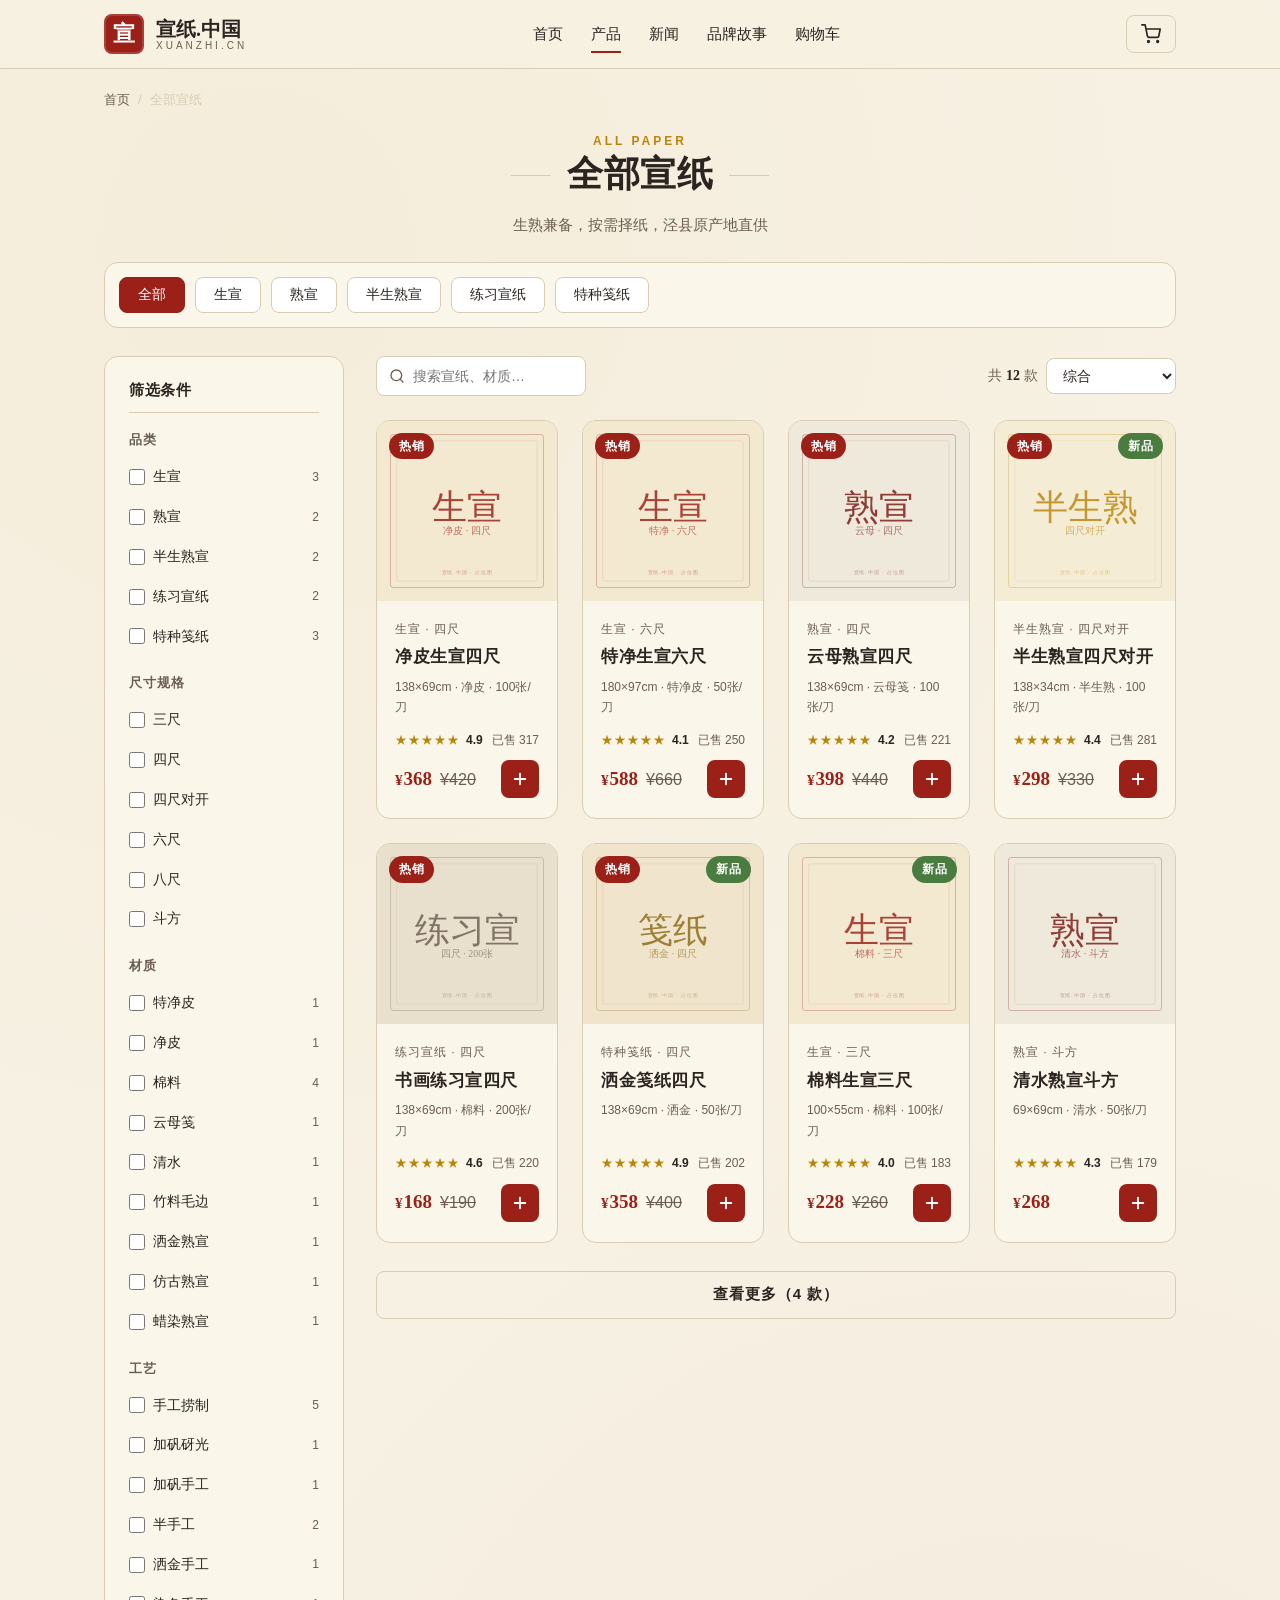
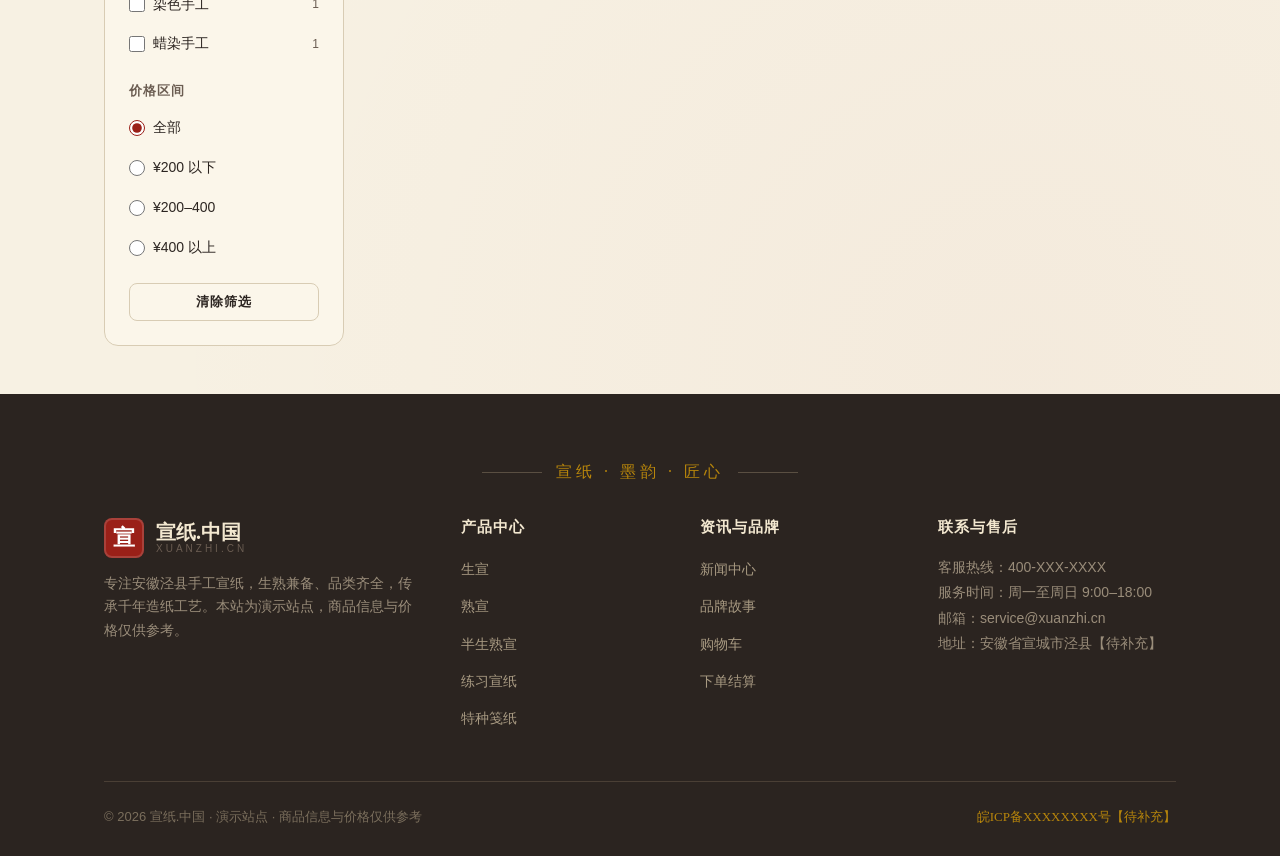
<file: products.html>
<!DOCTYPE html>
<html lang="zh-CN">
<head>
  <meta charset="UTF-8">
  <meta name="viewport" content="width=device-width, initial-scale=1.0">
  <title>全部宣纸 — 生宣 · 熟宣 · 半生熟 · 练习 · 笺纸 | 宣纸.中国</title>
  <meta name="description" content="宣纸.中国全部宣纸品类：生宣、熟宣、半生熟宣、练习宣纸、特种笺纸，支持按品类、尺寸、材质、工艺筛选与价格排序，泾县原产地直供。">
  <meta name="keywords" content="宣纸,生宣,熟宣,半生熟宣,练习宣纸,特种笺纸,书法纸,泾县宣纸,宣纸选购">
  <link rel="icon" href="data:image/svg+xml,%3Csvg xmlns='http://www.w3.org/2000/svg' viewBox='0 0 32 32'%3E%3Crect width='32' height='32' rx='6' fill='%239a2018'/%3E%3Ctext x='16' y='23' font-family='serif' font-size='20' fill='white' text-anchor='middle'%3E宣%3C/text%3E%3C/svg%3E">
  <link rel="stylesheet" href="assets/css/style.css">
  <link rel="stylesheet" href="assets/css/pages.css">
  <script type="application/ld+json">
  {"@context":"https://schema.org","@type":"ItemList","name":"宣纸.中国全部宣纸","itemListElement":[
    {"@type":"ListItem","position":1,"name":"生宣"},
    {"@type":"ListItem","position":2,"name":"熟宣"},
    {"@type":"ListItem","position":3,"name":"半生熟宣"},
    {"@type":"ListItem","position":4,"name":"练习宣纸"},
    {"@type":"ListItem","position":5,"name":"特种笺纸"}
  ]}
  </script>
  <script type="application/ld+json">
  {"@context":"https://schema.org","@type":"BreadcrumbList","itemListElement":[
    {"@type":"ListItem","position":1,"name":"首页","item":"https://宣纸.中国/index.html"},
    {"@type":"ListItem","position":2,"name":"全部宣纸"}
  ]}
  </script>
</head>
<body>
  <header class="site-header">
    <div class="wrap nav">
      <a href="index.html" class="brand" aria-label="宣纸.中国 首页">
        <span class="brand__seal">宣</span>
        <span class="brand__name">宣纸.中国<small>XUANZHI.CN</small></span>
      </a>
      <nav class="nav__links" id="navLinks" aria-label="主导航">
        <a href="index.html">首页</a>
        <a href="products.html" class="active">产品</a>
        <a href="news.html">新闻</a>
        <a href="about.html">品牌故事</a>
        <a href="cart.html">购物车</a>
      </nav>
      <div class="nav__actions">
        <a href="cart.html" class="cart-btn" aria-label="购物车">
          <svg width="20" height="20" viewBox="0 0 24 24" fill="none" stroke="currentColor" stroke-width="2" stroke-linecap="round" stroke-linejoin="round"><circle cx="9" cy="21" r="1"/><circle cx="20" cy="21" r="1"/><path d="M1 1h4l2.68 13.39a2 2 0 0 0 2 1.61h9.72a2 2 0 0 0 2-1.61L23 6H6"/></svg>
          <span class="cart-count" data-cart-count data-zero="true">0</span>
        </a>
        <button class="nav-toggle" id="navToggle" aria-label="展开菜单" aria-expanded="false"><span></span><span></span><span></span></button>
      </div>
    </div>
  </header>

  <main>
    <div class="wrap">
      <nav class="breadcrumb" aria-label="路径">
        <a href="index.html">首页</a><span>/</span><span>全部宣纸</span>
      </nav>
    </div>

    <section class="section-sm" style="padding-top:0;">
      <div class="wrap">
        <div class="sec-head" style="margin-bottom:24px;">
          <div class="eyebrow">ALL PAPER</div>
          <h1>全部宣纸</h1>
          <p>生熟兼备，按需择纸，泾县原产地直供</p>
        </div>

        <!-- 品类快捷卡行 -->
        <div class="cat-chips" id="catChips" role="tablist" aria-label="品类快捷筛选"></div>

        <div class="shop-layout">
          <!-- 筛选面板 -->
          <aside class="filter-panel" id="filterPanel" aria-label="商品筛选">
            <button class="btn btn--ghost btn--sm btn--block mb-16" data-filter-close style="display:none;">收起筛选</button>
            <h3>筛选条件</h3>
            <div class="filter-group">
              <div class="filter-group__title">品类</div>
              <div class="filter-list" id="catFilter"></div>
            </div>
            <div class="filter-group">
              <div class="filter-group__title">尺寸规格</div>
              <div class="filter-list" id="sizeFilter"></div>
            </div>
            <div class="filter-group">
              <div class="filter-group__title">材质</div>
              <div class="filter-list" id="matFilter"></div>
            </div>
            <div class="filter-group">
              <div class="filter-group__title">工艺</div>
              <div class="filter-list" id="craftFilter"></div>
            </div>
            <div class="filter-group">
              <div class="filter-group__title">价格区间</div>
              <div class="filter-list" id="priceFilter">
                <label><input type="radio" name="price" value="0" checked> 全部</label>
                <label><input type="radio" name="price" value="1"> ¥200 以下</label>
                <label><input type="radio" name="price" value="2"> ¥200–400</label>
                <label><input type="radio" name="price" value="3"> ¥400 以上</label>
              </div>
            </div>
            <button class="btn btn--ghost btn--sm btn--block" id="clearFilters">清除筛选</button>
          </aside>
          <div class="filter-overlay" id="filterOverlay"></div>

          <!-- 商品区 -->
          <div>
            <div class="shop-toolbar">
              <div class="shop-toolbar__left">
                <button class="filter-toggle" data-filter-open>☰ 筛选</button>
                <div class="search-box">
                  <svg width="16" height="16" viewBox="0 0 24 24" fill="none" stroke="currentColor" stroke-width="2" stroke-linecap="round"><circle cx="11" cy="11" r="8"/><line x1="21" y1="21" x2="16.65" y2="16.65"/></svg>
                  <input type="search" id="searchInput" placeholder="搜索宣纸、材质…" aria-label="搜索商品">
                </div>
              </div>
              <div class="shop-toolbar__right">
                <span class="shop-toolbar__count">共 <b id="resultCount">0</b> 款</span>
                <select id="sortSelect" aria-label="排序方式">
                  <option value="default">综合</option>
                  <option value="hot">热销优先</option>
                  <option value="new">新品优先</option>
                  <option value="price-asc">价格从低到高</option>
                  <option value="price-desc">价格从高到低</option>
                  <option value="size">按尺寸规格</option>
                </select>
              </div>
            </div>

            <div class="active-filters hidden" id="activeFilters"></div>

            <div class="product-grid" id="productGrid"></div>

            <div class="load-more-wrap"><button class="btn btn--ghost btn--block" id="loadMore" hidden></button></div>

            <div class="empty-state hidden" id="emptyState">
              <div class="empty-state__icon">空</div>
              <h3>未找到符合条件的宣纸</h3>
              <p>试试调整筛选条件或清除全部筛选</p>
              <button class="btn btn--primary" id="emptyClear">清除筛选</button>
            </div>
          </div>
        </div>
      </div>
    </section>
  </main>

  <footer class="site-footer">
    <div class="wrap">
      <div class="footer-rule"><span>宣纸 · 墨韵 · 匠心</span></div>
      <div class="footer-grid">
        <div class="footer-brand">
          <div class="brand">
            <span class="brand__seal">宣</span>
            <span class="brand__name">宣纸.中国<small>XUANZHI.CN</small></span>
          </div>
          <p>专注安徽泾县手工宣纸，生熟兼备、品类齐全，传承千年造纸工艺。本站为演示站点，商品信息与价格仅供参考。</p>
        </div>
        <div class="footer-col">
          <h4>产品中心</h4>
          <ul>
            <li><a href="products.html?cat=sheng">生宣</a></li>
            <li><a href="products.html?cat=shu">熟宣</a></li>
            <li><a href="products.html?cat=bansheng">半生熟宣</a></li>
            <li><a href="products.html?cat=lianxi">练习宣纸</a></li>
            <li><a href="products.html?cat=jian">特种笺纸</a></li>
          </ul>
        </div>
        <div class="footer-col">
          <h4>资讯与品牌</h4>
          <ul>
            <li><a href="news.html">新闻中心</a></li>
            <li><a href="about.html">品牌故事</a></li>
            <li><a href="cart.html">购物车</a></li>
            <li><a href="checkout.html">下单结算</a></li>
          </ul>
        </div>
        <div class="footer-col">
          <h4>联系与售后</h4>
          <p>客服热线：400-XXX-XXXX<br>服务时间：周一至周日 9:00–18:00<br>邮箱：service@xuanzhi.cn<br>地址：安徽省宣城市泾县【待补充】</p>
        </div>
      </div>
      <div class="footer-bottom">
        <span>© 2026 宣纸.中国 · 演示站点 · 商品信息与价格仅供参考</span>
        <span class="seal-footer">皖ICP备XXXXXXXX号【待补充】</span>
      </div>
    </div>
  </footer>

  <script src="assets/js/data.js"></script>
  <script src="assets/js/cart.js"></script>
  <script src="assets/js/app.js"></script>
  <script src="assets/js/products.js"></script>
</body>
</html>
</file>
<file: assets/css/style.css>
/* ============================================================
   宣纸.中国 — 传统中式设计系统
   配色：宣纸底 · 印泥红 · 墨色 · 赭金点缀
   字体：宋体标题（serif）+ 黑体正文（sans）
   零外部依赖，离线可用
   ============================================================ */

/* ---------- 1. 设计令牌 ---------- */
:root{
  /* 色彩 —— 8 令牌体系 */
  --primary:    #9a2018;   /* 印泥红：按钮、强调、锚点 */
  --primary-d:  #7a1812;   /* 深印红：悬浮/标题装饰 */
  --accent:     #b8860b;   /* 赭金：点缀、徽章、数字 */
  --tint:       #f3e8d0;   /* 宣纸暖底：卡片填充 */
  --ink:        #2b2420;   /* 墨色：主文本 */
  --sub:        #6b5d52;   /* 赭灰：次级文本 */
  --line:       #d8ccb4;   /* 米黄：分隔线/描边 */
  --bg:         #f7f1e3;   /* 宣纸主背景 */
  --bg-2:       #efe4cc;   /* 交替区块背景 */
  --paper:      #fbf6ea;   /* 最浅纸色 */
  --success:    #4a7c3f;   /* 墨绿：成功提示 */
  --danger:     #9a2018;

  /* 圆角 */
  --r-card:14px; --r-lg:18px; --r-btn:8px; --r-badge:20px; --r-input:8px;

  /* 阴影（克制） */
  --sh-card:0 6px 20px rgba(60,40,15,.08);
  --sh-lg:0 18px 48px rgba(60,40,15,.12);

  /* 容器 */
  --wrap:1120px; --wrap-narrow:760px;

  /* 字体栈 */
  --ff-serif:"Noto Serif SC","Songti SC","STSong","SimSun","Source Han Serif SC",serif;
  --ff-sans:"Noto Sans SC","PingFang SC","Microsoft YaHei","Helvetica Neue",Inter,sans-serif;
}

/* ---------- 2. 基础重置 ---------- */
*,*::before,*::after{box-sizing:border-box;margin:0;padding:0}
html{-webkit-text-size-adjust:100%;scroll-behavior:smooth}
body{
  font-family:var(--ff-sans);
  font-size:16px; line-height:1.7; color:var(--ink);
  background:var(--bg);
  /* 宣纸纹理：极淡的网格 + 暖底 */
  background-image:
    radial-gradient(circle at 20% 10%, rgba(184,134,11,.04), transparent 40%),
    radial-gradient(circle at 80% 80%, rgba(154,32,24,.03), transparent 40%);
  -webkit-font-smoothing:antialiased;
  overflow-x:hidden;
}
img{max-width:100%;height:auto;display:block}
a{color:var(--primary);text-decoration:none;transition:color .2s}
a:hover{color:var(--primary-d)}
ul,ol{list-style:none}
button{font-family:inherit;cursor:pointer;border:none;background:none}
input,select,textarea{font-family:inherit;font-size:15px;color:var(--ink)}

/* 焦点可见 */
:focus-visible{outline:2px solid var(--accent);outline-offset:2px;border-radius:4px}

/* 标题一律宋体，庄重 */
h1,h2,h3,h4{font-family:var(--ff-serif);font-weight:700;color:var(--ink);line-height:1.3;letter-spacing:.5px}

/* ---------- 3. 布局 ---------- */
.wrap{max-width:var(--wrap);margin:0 auto;padding:0 24px}
.wrap-narrow{max-width:var(--wrap-narrow);margin:0 auto;padding:0 24px}
.section{padding:80px 0}
.section-sm{padding:48px 0}
.section--alt{background:var(--bg-2)}
.center{text-align:center}

/* 区块标题：印章式装饰 */
.sec-head{margin-bottom:44px;text-align:center}
.sec-head h2,.sec-head h1{
  font-size:clamp(26px,3.6vw,36px);
  position:relative; display:inline-block;
}
.sec-head h2::before,.sec-head h2::after,
.sec-head h1::before,.sec-head h1::after{
  content:""; position:absolute; top:50%; width:40px; height:1px;
  background:var(--line);
}
.sec-head h2::before,.sec-head h1::before{left:-56px}
.sec-head h2::after,.sec-head h1::after{right:-56px}
.sec-head p{margin-top:14px;color:var(--sub);font-size:15px}
.eyebrow{
  font-family:var(--ff-sans); font-size:12px; letter-spacing:3px;
  text-transform:uppercase; color:var(--accent); font-weight:600;
}

/* ---------- 4. 按钮 ---------- */
.btn{
  display:inline-flex;align-items:center;justify-content:center;gap:8px;
  padding:13px 28px;border-radius:var(--r-btn);
  font-size:15px;font-weight:600;letter-spacing:1px;
  transition:all .2s; border:1.5px solid transparent;
  min-height:48px;
}
.btn--primary{background:var(--primary);color:#fff}
.btn--primary:hover{background:var(--primary-d);color:#fff;transform:translateY(-1px);box-shadow:var(--sh-card)}
.btn--outline{background:transparent;color:var(--primary);border-color:var(--primary)}
.btn--outline:hover{background:var(--primary);color:#fff}
.btn--ghost{background:transparent;color:var(--ink);border-color:var(--line)}
.btn--ghost:hover{border-color:var(--ink);color:var(--ink)}
.btn--lg{padding:16px 38px;font-size:16px}
.btn--sm{padding:8px 18px;font-size:13px;min-height:38px}
.btn--block{display:flex;width:100%}
.btn[disabled]{opacity:.5;cursor:not-allowed}

/* ---------- 5. 顶部导航 ---------- */
.site-header{
  position:sticky;top:0;z-index:100;
  background:rgba(247,241,227,.92);
  backdrop-filter:saturate(180%) blur(10px);
  border-bottom:1px solid var(--line);
}
.nav{
  display:flex;align-items:center;justify-content:space-between;
  height:68px;gap:20px;
}
.brand{display:flex;align-items:center;gap:12px;flex-shrink:0}
.brand__seal{
  width:40px;height:40px;border-radius:8px;
  background:var(--primary);color:#fff;
  display:flex;align-items:center;justify-content:center;
  font-family:var(--ff-serif);font-size:22px;font-weight:700;
  box-shadow:inset 0 0 0 2px rgba(255,255,255,.15);
}
.brand__name{font-family:var(--ff-serif);font-size:20px;font-weight:700;color:var(--ink);line-height:1.1}
.brand__name small{display:block;font-size:10px;letter-spacing:3px;color:var(--sub);font-weight:400;font-family:var(--ff-sans)}
.nav__links{display:flex;align-items:center;gap:28px}
.nav__links a{color:var(--ink);font-size:15px;font-weight:500;position:relative;padding:4px 0}
.nav__links a::after{content:"";position:absolute;left:0;bottom:-2px;width:0;height:2px;background:var(--primary);transition:width .25s}
.nav__links a:hover::after,.nav__links a.active::after{width:100%}
.nav__actions{display:flex;align-items:center;gap:16px}
.cart-btn{
  position:relative;display:flex;align-items:center;gap:8px;
  padding:8px 14px;border-radius:var(--r-btn);
  border:1px solid var(--line);color:var(--ink);font-size:14px;
  transition:all .2s;
}
.cart-btn:hover{border-color:var(--primary);color:var(--primary)}
.cart-count{
  position:absolute;top:-6px;right:-6px;
  min-width:20px;height:20px;padding:0 5px;
  background:var(--primary);color:#fff;
  border-radius:10px;font-size:11px;font-weight:700;
  display:flex;align-items:center;justify-content:center;
  font-family:var(--ff-sans);
}
.cart-count[data-zero="true"]{display:none}
.nav-toggle{display:none;flex-direction:column;gap:5px;padding:8px}
.nav-toggle span{width:22px;height:2px;background:var(--ink);transition:.3s}

/* ---------- 6. 卡片 ---------- */
.card{
  background:var(--paper);border:1px solid var(--line);
  border-radius:var(--r-card);overflow:hidden;
  transition:transform .25s,box-shadow .25s;
}
.card:hover{transform:translateY(-4px);box-shadow:var(--sh-lg)}

/* ---------- 7. 表单 ---------- */
.form-group{margin-bottom:20px}
.form-label{display:block;font-size:14px;font-weight:600;color:var(--ink);margin-bottom:8px}
.form-label .req{color:var(--primary);margin-left:2px}
.form-control{
  width:100%;padding:12px 14px;
  border:1px solid var(--line);border-radius:var(--r-input);
  background:#fff;transition:border-color .2s;
}
.form-control:focus{border-color:var(--primary);outline:none;box-shadow:0 0 0 3px rgba(154,32,24,.08)}
.form-control::placeholder{color:#bbb}
textarea.form-control{resize:vertical;min-height:80px}
.form-error{color:var(--danger);font-size:13px;margin-top:6px;display:none}
.form-group.has-error .form-control{border-color:var(--danger)}
.form-group.has-error .form-error{display:block}
.form-hint{font-size:13px;color:var(--sub);margin-top:6px}

/* ---------- 8. 徽章 / 标签 ---------- */
.badge{
  display:inline-block;padding:3px 10px;border-radius:var(--r-badge);
  font-size:12px;font-weight:600;letter-spacing:.5px;
}
.badge--cat{background:var(--tint);color:var(--primary-d)}
.badge--hot{background:var(--primary);color:#fff}
.badge--new{background:var(--success);color:#fff}
.badge--gold{background:var(--accent);color:#fff}

/* ---------- 9. 页脚 ---------- */
.site-footer{
  background:#2b2420;color:#cfc3b0;
  padding:64px 0 28px;margin-top:0;
}
.footer-grid{
  display:grid;grid-template-columns:1.6fr 1fr 1fr 1.2fr;
  gap:40px;padding-bottom:40px;border-bottom:1px solid #4a3f35;
}
.footer-brand .brand__name{color:#f3e8d0}
.footer-brand p{margin-top:14px;font-size:14px;line-height:1.7;color:#9a8d7a}
.footer-col h4{color:#f3e8d0;font-size:15px;margin-bottom:18px;letter-spacing:1px}
.footer-col li{margin-bottom:10px}
.footer-col a{color:#a89a82;font-size:14px}
.footer-col a:hover{color:#f3e8d0}
.footer-col p{font-size:14px;color:#9a8d7a;line-height:1.8}
.footer-bottom{
  padding-top:24px;display:flex;justify-content:space-between;flex-wrap:wrap;gap:12px;
  font-size:13px;color:#7a6e5c;
}
.seal-footer{
  display:inline-flex;align-items:center;gap:6px;
  font-family:var(--ff-serif);color:var(--accent);
}

/* ---------- 10. 滚动揭示（三保险） ---------- */
.rv{opacity:0;transform:translateY(24px);transition:opacity .6s,transform .6s}
.rv.in{opacity:1;transform:none}
html.no-js .rv{opacity:1;transform:none}
@media (prefers-reduced-motion:reduce){
  .rv{transition:none;opacity:1;transform:none}
  html{scroll-behavior:auto}
}

/* ---------- 11. 通用工具 ---------- */
.price{color:var(--primary);font-weight:700;font-family:var(--ff-serif)}
.price__sym{font-size:.8em;margin-right:1px}
.price__old{color:var(--sub);text-decoration:line-through;font-size:.85em;font-weight:400;margin-left:8px;font-family:var(--ff-sans)}
.muted{color:var(--sub)}
.text-center{text-align:center}
.mt-16{margin-top:16px}.mt-24{margin-top:24px}.mt-32{margin-top:32px}
.mb-16{margin-bottom:16px}.mb-24{margin-bottom:24px}
.grid{display:grid;gap:24px}
.flex{display:flex;align-items:center;gap:16px}
.flex-wrap{flex-wrap:wrap}
.hidden{display:none!important}
.tagline-divider{
  display:flex;align-items:center;justify-content:center;gap:16px;
  color:var(--accent);margin:24px 0;
}
.tagline-divider::before,.tagline-divider::after{
  content:"";height:1px;width:60px;background:var(--line);
}

/* ---------- 12. 响应式断点 ---------- */
@media (max-width:920px){
  .footer-grid{grid-template-columns:1fr 1fr;gap:32px}
  .nav__links{gap:20px}
}
@media (max-width:760px){
  .section{padding:56px 0}
  .nav{height:60px}
  .nav-toggle{display:flex}
  .nav__links{
    position:fixed;top:60px;left:0;right:0;
    flex-direction:column;align-items:stretch;
    background:var(--paper);border-bottom:1px solid var(--line);
    padding:16px 24px;gap:4px;
    box-shadow:var(--sh-lg);
    transform:translateY(-120%);transition:transform .3s;
    max-height:calc(100vh - 60px);overflow-y:auto;
  }
  .nav__links.open{transform:translateY(0)}
  .nav__links a{padding:12px 4px;border-bottom:1px solid var(--line)}
  .nav__links a::after{display:none}
  .footer-grid{grid-template-columns:1fr;gap:28px}
  .footer-bottom{flex-direction:column;align-items:flex-start}
  .sec-head h2::before{left:-32px}
  .sec-head h2::after{right:-32px}
}
</file>
<file: assets/css/pages.css>
/* ============================================================
   宣纸.中国 — 页面组件样式
   依赖 style.css 的设计令牌
   ============================================================ */

/* ---------- Hero ---------- */
.hero{
  position:relative;overflow:hidden;
  background:
    linear-gradient(160deg, #f7f1e3 0%, #efe4cc 60%, #f3e8d0 100%);
  padding:88px 0 72px;
}
.hero__inner{display:grid;grid-template-columns:1.1fr .9fr;gap:48px;align-items:center}
.hero__copy{max-width:560px}
.hero h1{
  font-size:clamp(34px,5.4vw,60px);font-weight:700;line-height:1.2;
  color:var(--ink);margin-bottom:20px;
}
.hero h1 .accent{color:var(--primary)}
.hero__lead{font-size:17px;color:var(--sub);line-height:1.8;margin-bottom:32px}
.hero__cta{display:flex;gap:16px;flex-wrap:wrap}
.hero__stats{
  display:flex;gap:36px;margin-top:44px;padding-top:32px;
  border-top:1px solid var(--line);
}
.hero__stat .num{font-family:var(--ff-serif);font-size:30px;font-weight:700;color:var(--primary)}
.hero__stat .lab{font-size:13px;color:var(--sub);letter-spacing:1px}

/* Hero 视觉：印章 + 宣纸意象 */
.hero__visual{
  position:relative;display:flex;justify-content:center;align-items:center;
}
.hero__seal-big{
  width:320px;height:320px;border-radius:24px;
  background:var(--primary);color:#fff;
  display:flex;flex-direction:column;align-items:center;justify-content:center;
  font-family:var(--ff-serif);
  box-shadow:var(--sh-lg), inset 0 0 0 3px rgba(255,255,255,.18);
  transform:rotate(-3deg);
  position:relative;
}
.hero__seal-big::before{
  content:"";position:absolute;inset:14px;border:2px solid rgba(255,255,255,.3);border-radius:14px;
}
.hero__seal-big .ch{font-size:64px;line-height:1;letter-spacing:8px}
.hero__seal-big .sub{font-size:14px;letter-spacing:6px;margin-top:14px;font-family:var(--ff-sans)}
.hero__seal-big .yr{font-size:11px;letter-spacing:3px;margin-top:10px;opacity:.85;font-family:var(--ff-sans)}
.hero__deco{
  position:absolute;font-family:var(--ff-serif);color:var(--accent);
  opacity:.15;font-size:120px;pointer-events:none;
}
.hero__deco--1{top:-20px;left:-10px;transform:rotate(12deg)}
.hero__deco--2{bottom:-30px;right:-10px;transform:rotate(-15deg);font-size:90px}

/* ---------- 文化介绍三栏 ---------- */
.culture-grid{display:grid;grid-template-columns:repeat(3,1fr);gap:24px}
.culture-card{
  background:var(--paper);border:1px solid var(--line);border-radius:var(--r-card);
  padding:32px 26px;text-align:center;transition:transform .25s,box-shadow .25s;
}
.culture-card:hover{transform:translateY(-4px);box-shadow:var(--sh-card)}
.culture-card__icon{
  width:56px;height:56px;margin:0 auto 18px;border-radius:50%;
  background:var(--tint);display:flex;align-items:center;justify-content:center;
  font-family:var(--ff-serif);font-size:26px;color:var(--primary);
}
.culture-card h3{font-size:19px;margin-bottom:10px}
.culture-card p{font-size:14px;color:var(--sub);line-height:1.7}

/* ---------- 工艺价值 ---------- */
.craft-band{
  background:linear-gradient(135deg,#2b2420,#3d3229);
  color:#e8dcc4;padding:72px 0;position:relative;overflow:hidden;
}
.craft-band::before{
  content:"紙";position:absolute;font-family:var(--ff-serif);
  font-size:420px;opacity:.04;right:-40px;top:-60px;color:#fff;pointer-events:none;
}
.craft-band .sec-head h2{color:#f3e8d0}
.craft-band .sec-head h2::before,.craft-band .sec-head h2::after{background:rgba(243,232,208,.3)}
.craft-band .sec-head p{color:#a89a82}
.craft-grid{display:grid;grid-template-columns:repeat(4,1fr);gap:24px;position:relative}
.craft-step{
  background:rgba(255,255,255,.04);border:1px solid rgba(243,232,208,.12);
  border-radius:var(--r-card);padding:28px 22px;position:relative;
}
.craft-step__num{
  font-family:var(--ff-serif);font-size:40px;color:var(--accent);
  font-weight:700;line-height:1;margin-bottom:14px;opacity:.9;
}
.craft-step h3{color:#f3e8d0;font-size:17px;margin-bottom:8px}
.craft-step p{font-size:13px;color:#a89a82;line-height:1.7}

/* ---------- 产品卡片 ---------- */
.product-grid{display:grid;grid-template-columns:repeat(4,1fr);gap:24px}
.product-card{
  background:var(--paper);border:1px solid var(--line);border-radius:var(--r-card);
  overflow:hidden;display:flex;flex-direction:column;
  transition:transform .25s,box-shadow .25s;
}
.product-card:hover{transform:translateY(-5px);box-shadow:var(--sh-lg)}
.product-card__img{
  position:relative;aspect-ratio:1/1;overflow:hidden;background:var(--bg-2);
}
.product-card__img svg{width:100%;height:100%;display:block;transition:transform .4s}
.product-card:hover .product-card__img svg{transform:scale(1.04)}
.product-card__badge{position:absolute;top:12px;left:12px;z-index:2}
.product-card__body{padding:18px 18px 20px;display:flex;flex-direction:column;flex:1}
.product-card__cat{font-size:12px;color:var(--sub);letter-spacing:1px;margin-bottom:6px}
.product-card__name{
  font-family:var(--ff-serif);font-size:17px;font-weight:700;color:var(--ink);
  line-height:1.4;margin-bottom:8px;
  display:-webkit-box;-webkit-line-clamp:2;-webkit-box-orient:vertical;overflow:hidden;
}
.product-card__spec{font-size:12px;color:var(--sub);margin-bottom:12px;flex:1}
.product-card__foot{display:flex;align-items:center;justify-content:space-between;gap:10px;margin-top:auto}
.product-card__price{font-size:19px}
.product-card__add{
  width:38px;height:38px;border-radius:8px;background:var(--primary);color:#fff;
  display:flex;align-items:center;justify-content:center;flex-shrink:0;
  transition:background .2s;
}
.product-card__add:hover{background:var(--primary-d)}

/* ---------- 筛选条 ---------- */
.shop-layout{display:grid;grid-template-columns:240px 1fr;gap:32px;align-items:start}
.filter-panel{
  background:var(--paper);border:1px solid var(--line);border-radius:var(--r-card);
  padding:24px;position:sticky;top:88px;
}
.filter-panel h3{font-size:15px;margin-bottom:16px;padding-bottom:12px;border-bottom:1px solid var(--line)}
/* 遮罩层：固定定位，不参与网格布局（避免占用商品区列） */
.filter-overlay{position:fixed;inset:0;background:rgba(0,0,0,.4);z-index:140;opacity:0;pointer-events:none;transition:opacity .3s}
.filter-group{margin-bottom:24px}
.filter-group__title{font-size:13px;font-weight:600;color:var(--sub);margin-bottom:10px;letter-spacing:1px}
.filter-list{display:flex;flex-direction:column;gap:8px}
.filter-list label{
  display:flex;align-items:center;gap:8px;font-size:14px;color:var(--ink);
  cursor:pointer;padding:4px 0;
}
.filter-list input{accent-color:var(--primary);width:16px;height:16px}
.filter-list label:hover{color:var(--primary)}
.filter-count{font-size:12px;color:var(--sub);margin-left:auto}

.shop-toolbar{
  display:flex;align-items:center;justify-content:space-between;flex-wrap:wrap;gap:12px;
  margin-bottom:24px;
}
.shop-toolbar__left{display:flex;align-items:center;gap:12px;flex-wrap:wrap}
.shop-toolbar__count{font-size:14px;color:var(--sub)}
.shop-toolbar__count b{color:var(--ink);font-family:var(--ff-serif)}
.shop-toolbar__right{display:flex;align-items:center;gap:8px}
.shop-toolbar select{
  padding:8px 12px;border:1px solid var(--line);border-radius:var(--r-input);
  background:#fff;cursor:pointer;font-size:14px;
}
.shop-toolbar select:focus{border-color:var(--primary)}
.filter-toggle{display:none;padding:8px 14px;border:1px solid var(--line);border-radius:var(--r-input);background:#fff;font-size:14px}

/* 移动端筛选抽屉 */
.filter-drawer-btn{display:none}

/* ---------- 产品详情 ---------- */
.detail-layout{display:grid;grid-template-columns:1fr 1fr;gap:48px;align-items:start}
.detail-gallery{position:sticky;top:88px}
.detail-gallery__main{
  aspect-ratio:1/1;border-radius:var(--r-lg);overflow:hidden;
  border:1px solid var(--line);background:var(--bg-2);
}
.detail-gallery__thumbs{display:grid;grid-template-columns:repeat(4,1fr);gap:12px;margin-top:12px}
.detail-gallery__thumb{
  aspect-ratio:1/1;border-radius:10px;overflow:hidden;border:2px solid transparent;cursor:pointer;
  background:var(--bg-2);transition:border-color .2s;
}
.detail-gallery__thumb.active{border-color:var(--primary)}
.detail-gallery__thumb svg{width:100%;height:100%}

.detail-info__cat{font-size:13px;color:var(--accent);letter-spacing:2px;margin-bottom:10px}
.detail-info h1{font-size:clamp(26px,3.6vw,36px);margin-bottom:14px}
.detail-info__desc{color:var(--sub);font-size:15px;line-height:1.8;margin-bottom:24px}
.detail-price{
  background:var(--tint);border-radius:var(--r-card);padding:20px 24px;
  display:flex;align-items:baseline;gap:12px;margin-bottom:24px;
}
.detail-price .now{font-size:30px}
.detail-price .old{color:var(--sub);text-decoration:line-through;font-size:16px}

.spec-table{width:100%;border-collapse:collapse;margin-bottom:24px}
.spec-table th,.spec-table td{padding:11px 14px;text-align:left;border-bottom:1px solid var(--line);font-size:14px}
.spec-table th{color:var(--sub);font-weight:600;width:120px;background:var(--bg-2)}
.spec-table td{color:var(--ink)}

.qty-row{display:flex;align-items:center;gap:16px;margin-bottom:24px}
.qty-label{font-size:14px;font-weight:600}
.qty-control{display:flex;align-items:center;border:1px solid var(--line);border-radius:var(--r-input);overflow:hidden}
.qty-control button{width:40px;height:40px;font-size:18px;color:var(--ink);background:#fff;transition:background .2s}
.qty-control button:hover{background:var(--tint)}
.qty-control input{width:56px;height:40px;text-align:center;border:none;border-left:1px solid var(--line);border-right:1px solid var(--line);background:#fff}

.detail-actions{display:flex;gap:12px;flex-wrap:wrap}
.detail-meta{display:flex;flex-wrap:wrap;gap:16px;margin-top:24px;font-size:13px;color:var(--sub)}
.detail-meta span{display:flex;align-items:center;gap:6px}

.detail-desc{margin-top:56px}
.detail-desc h2{font-size:24px;margin-bottom:20px;padding-bottom:14px;border-bottom:1px solid var(--line)}
.detail-desc p{font-size:15px;line-height:1.9;color:var(--ink);margin-bottom:18px}
.detail-desc ul{padding-left:20px;margin-bottom:18px}
.detail-desc ul li{font-size:15px;line-height:1.9;color:var(--ink);list-style:disc}

/* ---------- 购物车 ---------- */
.cart-layout{display:grid;grid-template-columns:1fr 320px;gap:32px;align-items:start}
.cart-list{display:flex;flex-direction:column;gap:16px}
.cart-item{
  display:grid;grid-template-columns:96px 1fr auto;gap:18px;align-items:center;
  background:var(--paper);border:1px solid var(--line);border-radius:var(--r-card);padding:16px;
}
.cart-item__img{aspect-ratio:1/1;border-radius:10px;overflow:hidden;background:var(--bg-2)}
.cart-item__info h3{font-size:16px;margin-bottom:6px}
.cart-item__spec{font-size:13px;color:var(--sub);margin-bottom:10px}
.cart-item__price{color:var(--primary);font-weight:700;font-family:var(--ff-serif);font-size:17px}
.cart-item__ctrl{display:flex;flex-direction:column;align-items:flex-end;gap:10px}
.cart-item__qty{display:flex;align-items:center;border:1px solid var(--line);border-radius:var(--r-input);overflow:hidden}
.cart-item__qty button{width:34px;height:34px;font-size:16px;background:#fff}
.cart-item__qty button:hover{background:var(--tint)}
.cart-item__qty input{width:46px;height:34px;text-align:center;border:none;border-left:1px solid var(--line);border-right:1px solid var(--line)}
.cart-item__remove{font-size:13px;color:var(--sub);text-decoration:underline}
.cart-item__remove:hover{color:var(--danger)}

.cart-summary{
  background:var(--paper);border:1px solid var(--line);border-radius:var(--r-card);
  padding:24px;position:sticky;top:88px;
}
.cart-summary h3{font-size:17px;margin-bottom:18px;padding-bottom:14px;border-bottom:1px solid var(--line)}
.summary-row{display:flex;justify-content:space-between;font-size:14px;margin-bottom:12px;color:var(--sub)}
.summary-row--total{
  font-size:16px;color:var(--ink);font-weight:600;
  padding-top:14px;border-top:1px solid var(--line);margin-top:6px;
}
.summary-row--total .price{font-size:22px}
.summary-row--total .muted{font-weight:400}

.empty-state{text-align:center;padding:80px 24px}
.empty-state__icon{font-family:var(--ff-serif);font-size:72px;color:var(--line);margin-bottom:20px}
.empty-state h3{font-size:22px;margin-bottom:10px}
.empty-state p{color:var(--sub);margin-bottom:24px}

/* ---------- 结算 ---------- */
.checkout-layout{display:grid;grid-template-columns:1fr 340px;gap:32px;align-items:start}
.checkout-section{
  background:var(--paper);border:1px solid var(--line);border-radius:var(--r-card);padding:28px;margin-bottom:20px;
}
.checkout-section h2{font-size:18px;margin-bottom:20px;display:flex;align-items:center;gap:10px}
.checkout-section h2 .step-num{
  width:26px;height:26px;border-radius:50%;background:var(--primary);color:#fff;
  font-family:var(--ff-sans);font-size:14px;display:flex;align-items:center;justify-content:center;
}
.form-row{display:grid;grid-template-columns:1fr 1fr;gap:16px}
.form-row .form-group{margin-bottom:20px}

.order-summary{
  background:var(--paper);border:1px solid var(--line);border-radius:var(--r-card);
  padding:24px;position:sticky;top:88px;
}
.order-summary h3{font-size:16px;margin-bottom:16px;padding-bottom:14px;border-bottom:1px solid var(--line)}
.order-line{display:flex;justify-content:space-between;font-size:13px;margin-bottom:10px;color:var(--sub);gap:12px}
.order-line__name{color:var(--ink);flex:1}
.order-line__qty{color:var(--sub)}
.order-total{border-top:1px solid var(--line);margin-top:14px;padding-top:14px}

.success-box{text-align:center;max-width:560px;margin:0 auto}
.success-box__icon{
  width:80px;height:80px;border-radius:50%;background:var(--tint);
  display:flex;align-items:center;justify-content:center;margin:0 auto 24px;
  font-family:var(--ff-serif);font-size:40px;color:var(--primary);
}
.success-box h1{font-size:clamp(26px,3.6vw,36px);margin-bottom:14px}
.success-box .order-no{
  display:inline-block;margin:20px 0;padding:10px 24px;
  background:var(--tint);border-radius:var(--r-input);
  font-family:var(--ff-serif);letter-spacing:2px;color:var(--primary-d);
}

/* ---------- 品类大卡（首页） ---------- */
.cat-grid{display:grid;grid-template-columns:repeat(5,1fr);gap:16px}
.cat-card{
  background:var(--paper);border:1px solid var(--line);border-radius:var(--r-card);
  padding:28px 18px;text-align:center;transition:transform .25s,box-shadow .25s;
  display:flex;flex-direction:column;align-items:center;
}
.cat-card:hover{transform:translateY(-4px);box-shadow:var(--sh-card)}
.cat-card__icon{
  width:52px;height:52px;border-radius:12px;background:var(--tint);
  display:flex;align-items:center;justify-content:center;margin-bottom:14px;
  font-family:var(--ff-serif);font-size:24px;color:var(--primary);
}
.cat-card h3{font-size:16px;margin-bottom:6px}
.cat-card p{font-size:12px;color:var(--sub)}

/* ---------- 提示条 ---------- */
.toast{
  position:fixed;bottom:24px;left:50%;transform:translateX(-50%) translateY(120px);
  background:var(--ink);color:#f3e8d0;padding:14px 24px;border-radius:var(--r-btn);
  font-size:14px;box-shadow:var(--sh-lg);z-index:200;
  transition:transform .35s;display:flex;align-items:center;gap:10px;
}
.toast.show{transform:translateX(-50%) translateY(0)}
.toast__dot{width:8px;height:8px;border-radius:50%;background:var(--accent)}

/* ---------- 面包屑 ---------- */
.breadcrumb{display:flex;align-items:center;gap:8px;font-size:13px;color:var(--sub);padding:20px 0}
.breadcrumb a{color:var(--sub)}
.breadcrumb a:hover{color:var(--primary)}
.breadcrumb span{color:var(--line)}

/* ---------- 页脚分隔（中式） ---------- */
.footer-rule{
  display:flex;align-items:center;gap:14px;justify-content:center;
  margin:0 auto 32px;color:var(--accent);
}
.footer-rule::before,.footer-rule::after{content:"";height:1px;width:60px;background:#5a4f42}
.footer-rule span{font-family:var(--ff-serif);letter-spacing:4px}

/* ---------- 品类快捷卡行 ---------- */
.cat-chips{display:flex;flex-wrap:wrap;gap:10px;margin-bottom:28px;padding:14px;background:var(--paper);border:1px solid var(--line);border-radius:var(--r-card)}
.cat-chip{padding:8px 18px;border-radius:var(--r-btn);border:1px solid var(--line);background:#fff;color:var(--ink);font-size:14px;font-weight:500;transition:all .2s}
.cat-chip:hover{border-color:var(--primary);color:var(--primary)}
.cat-chip.active{background:var(--primary);color:#fff;border-color:var(--primary)}

/* ---------- 搜索框 ---------- */
.search-box{display:flex;align-items:center;gap:8px;border:1px solid var(--line);border-radius:var(--r-input);background:#fff;padding:0 12px;min-height:40px;color:var(--sub)}
.search-box:focus-within{border-color:var(--primary);box-shadow:0 0 0 3px rgba(154,32,24,.08)}
.search-box input{border:none;outline:none;background:none;width:160px;font-size:14px;color:var(--ink)}

/* ---------- 已选筛选标签 ---------- */
.active-filters{display:flex;flex-wrap:wrap;align-items:center;gap:8px;margin-bottom:18px;padding:12px 14px;background:var(--tint);border-radius:var(--r-input)}
.af-label{font-size:13px;color:var(--sub);font-weight:600}
.af-tag{display:inline-flex;align-items:center;gap:4px;padding:4px 12px;border-radius:var(--r-btn);background:#fff;border:1px solid var(--line);font-size:13px;color:var(--ink);transition:all .2s}
.af-tag:hover{border-color:var(--danger);color:var(--danger)}
.af-x{font-size:15px;line-height:1}
.af-clear{margin-left:auto;font-size:13px;color:var(--primary);text-decoration:underline}

/* ---------- 加载更多 ---------- */
.load-more-wrap{margin-top:28px}

/* ---------- 产品卡片评分 ---------- */
.product-card__rate{display:flex;align-items:center;gap:6px;font-size:12px;color:var(--sub);margin-bottom:10px;flex-wrap:wrap}
.stars{color:var(--accent);letter-spacing:1px;font-size:12px}
.rt{color:var(--ink);font-weight:600}
.sales{margin-left:auto}

/* ---------- 筛选面板分组标题样式优化 ---------- */
.filter-panel .filter-group{margin-bottom:20px}

/* ---------- 新闻相关 ---------- */
.news-layout{display:grid;grid-template-columns:1fr 320px;gap:32px;align-items:start}
.news-list{display:flex;flex-direction:column;gap:20px}
.news-item{display:grid;grid-template-columns:140px 1fr;gap:20px;background:var(--paper);border:1px solid var(--line);border-radius:var(--r-card);overflow:hidden;transition:transform .2s,box-shadow .2s}
.news-item:hover{transform:translateY(-3px);box-shadow:var(--sh-card)}
.news-item__img{aspect-ratio:16/10;overflow:hidden;background:var(--bg-2)}
.news-item__img svg{width:100%;height:100%}
.news-item__body{padding:18px 18px 18px 0;display:flex;flex-direction:column}
.news-item__cat{font-size:12px;color:var(--accent);letter-spacing:1px;margin-bottom:8px}
.news-item__title{font-family:var(--ff-serif);font-size:18px;font-weight:700;color:var(--ink);margin-bottom:8px;line-height:1.4}
.news-item__title a{color:var(--ink)}
.news-item__title a:hover{color:var(--primary)}
.news-item__date{font-size:13px;color:var(--sub);margin-bottom:8px}
.news-item__excerpt{font-size:14px;color:var(--sub);line-height:1.7;flex:1}
.news-feature{background:linear-gradient(135deg,#2b2420,#3d3229);color:#e8dcc4;border-radius:var(--r-card);padding:28px;margin-bottom:20px;position:relative;overflow:hidden}
.news-feature::before{content:"訊";position:absolute;font-family:var(--ff-serif);font-size:160px;opacity:.05;right:-20px;top:-30px;color:#fff}
.news-feature h2{color:#f3e8d0;font-size:22px;margin-bottom:12px;position:relative}
.news-feature p{font-size:14px;color:#a89a82;line-height:1.7;position:relative}
.news-feature .news-feature__more{display:inline-block;margin-top:16px;color:var(--accent);font-size:14px;position:relative}

.news-detail h1{font-size:clamp(26px,3.6vw,36px);margin-bottom:12px}
.news-detail__meta{display:flex;gap:16px;font-size:14px;color:var(--sub);margin-bottom:24px;padding-bottom:20px;border-bottom:1px solid var(--line);flex-wrap:wrap}
.news-detail__cat{color:var(--accent);font-weight:600}
.news-detail__content{font-size:16px;line-height:2;color:var(--ink)}
.news-detail__content p{margin-bottom:20px}
.news-detail__content h3{font-size:20px;margin:28px 0 14px}
.news-detail__back{display:inline-flex;align-items:center;gap:6px;margin-bottom:24px;font-size:14px;color:var(--sub)}
.news-detail__back:hover{color:var(--primary)}

/* ============================================================
   响应式
   ============================================================ */
@media (max-width:1024px){
  .product-grid{grid-template-columns:repeat(3,1fr)}
  .cat-grid{grid-template-columns:repeat(3,1fr)}
}
@media (max-width:920px){
  .hero__inner{grid-template-columns:1fr;gap:36px}
  .hero__visual{order:-1}
  .hero__seal-big{width:240px;height:240px}
  .hero__seal-big .ch{font-size:48px}
  .craft-grid{grid-template-columns:repeat(2,1fr)}
  .culture-grid{grid-template-columns:1fr}
  .shop-layout{grid-template-columns:1fr}
  .filter-panel{position:fixed;top:0;left:0;bottom:0;width:300px;max-width:85vw;z-index:150;
    border-radius:0;transform:translateX(-100%);transition:transform .3s;box-shadow:var(--sh-lg);
    overflow-y:auto;padding-top:24px}
  .filter-panel.open{transform:translateX(0)}
  .filter-toggle{display:inline-flex}
  .filter-drawer-btn{display:inline-flex}
  .detail-layout{grid-template-columns:1fr;gap:32px}
  .detail-gallery{position:static}
  .cart-layout{grid-template-columns:1fr}
  .cart-summary{position:static}
  .checkout-layout{grid-template-columns:1fr}
  .order-summary{position:static}
  .news-layout{grid-template-columns:1fr}
  .news-item{grid-template-columns:100px 1fr;gap:14px}
  .news-item__body{padding:14px 14px 14px 0}
}
@media (max-width:760px){
  .product-grid{grid-template-columns:repeat(2,1fr)}
  .cat-grid{grid-template-columns:repeat(2,1fr)}
  .craft-grid{grid-template-columns:1fr}
  .hero{padding:48px 0}
  .hero__stats{gap:20px;flex-wrap:wrap}
  .form-row{grid-template-columns:1fr}
  .cart-item{grid-template-columns:72px 1fr;grid-template-rows:auto auto;gap:12px}
  .cart-item__ctrl{grid-column:1/-1;flex-direction:row;align-items:center;justify-content:space-between}
  .detail-desc h2{font-size:20px}
  .toast{left:16px;right:16px;transform:translateY(120px);width:auto}
  .toast.show{transform:translateY(0)}
}
@media (max-width:480px){
  .product-grid{grid-template-columns:1fr}
  .cat-grid{grid-template-columns:1fr}
  .brand__name{font-size:18px}
}
</file>
